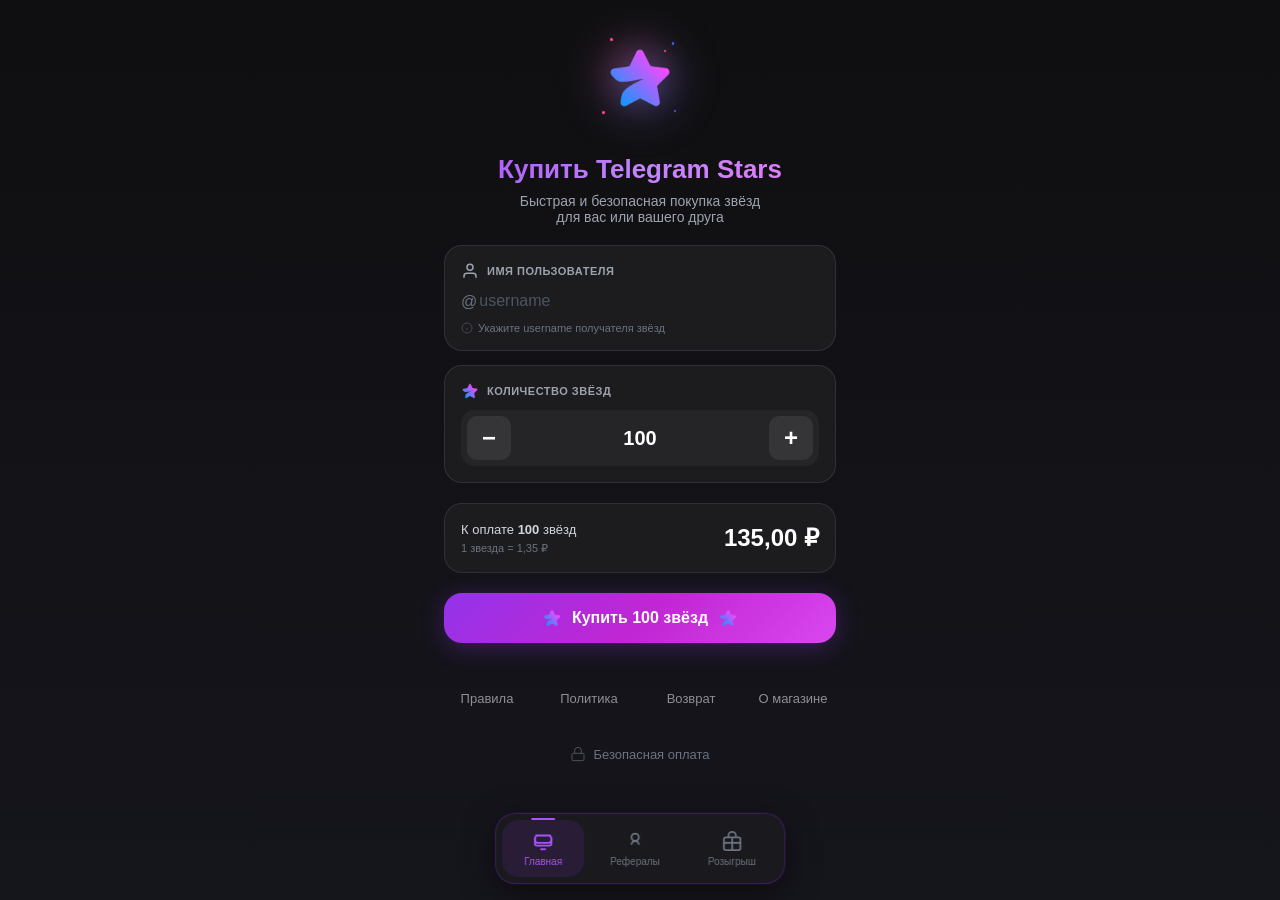
<file: index.html>
<!DOCTYPE html>
<html lang="ru">
<head>
    <meta charset="UTF-8">
    <meta name="viewport" content="width=device-width, initial-scale=1.0, maximum-scale=1.0, user-scalable=no, viewport-fit=cover">
    <title>MyStars — Купить Telegram Stars</title>
    <link rel="stylesheet" href="styles.css">
    <script src="https://telegram.org/js/telegram-web-app.js" async></script>
</head>
<body>
<main class="app">
    <!-- Экран Главная (Покупка) -->
    <section class="screen active" id="screen-main">
        <div class="star-section">
            <div class="star-container">
                <div class="star-glow star-glow--outer"></div>
                <div class="star-glow star-glow--inner"></div>
                <div class="spark spark--1"></div>
                <div class="spark spark--2"></div>
                <div class="spark spark--3"></div>
                <div class="spark spark--4"></div>
                <div class="spark spark--5"></div>
                <img src="img/R.png" alt="Stars" class="star-icon" width="72" height="72">
            </div>
        </div>

        <div class="text-section">
            <h2 class="text-section__title">Купить Telegram Stars</h2>
            <p class="text-section__subtitle">Быстрая и безопасная покупка звёзд<br>для вас или вашего друга</p>
        </div>

        <div class="form-section">
            <div class="card" id="usernameCard">
                <label class="card__label">
                    <svg width="18" height="18" viewBox="0 0 24 24" fill="none" stroke="currentColor" stroke-width="2"><path d="M20 21v-2a4 4 0 0 0-4-4H8a4 4 0 0 0-4 4v2"/><circle cx="12" cy="7" r="4"/></svg>
                    <span class="card__label-text">Имя пользователя</span>
                </label>
                <div class="username-wrapper">
                    <span class="username-at">@</span>
                    <input type="text" id="username" class="card__input username-input" placeholder="username" autocomplete="off" maxlength="32">
                </div>
                <div class="card__hint">
                    <svg width="12" height="12" viewBox="0 0 24 24" fill="none" stroke="currentColor"><circle cx="12" cy="12" r="10"/><line x1="12" y1="16" x2="12" y2="12"/><line x1="12" y1="8" x2="12.01" y2="8"/></svg>
                    Укажите username получателя звёзд
                </div>
            </div>

            <div class="card">
                <div class="card__label">
                    <img src="img/R.png" alt="Stars" width="18" height="18">
                    <span class="card__label-text">Количество звёзд</span>
                </div>
                <div class="quantity">
                    <button class="quantity__btn" id="btnMinus" aria-label="Уменьшить">−</button>
                    <input type="text" id="star-count" class="quantity__value" value="100" inputmode="numeric" maxlength="5">
                    <button class="quantity__btn" id="btnPlus" aria-label="Увеличить">+</button>
                </div>
            </div>
        </div>

        <div class="summary">
            <div>
                <span class="summary__label">К оплате <strong id="summaryQty">100</strong> звёзд</span>
                <br><span class="summary__rate">1 звезда = 1,35 ₽</span>
            </div>
            <strong class="summary__price" id="totalPrice">135,00 ₽</strong>
        </div>

        <button class="button" id="purchaseBtn">
            <img src="img/R.png" alt="⭐" class="button__icon" width="20" height="20">
            <span id="btnText">Купить 100 звёзд</span>
            <img src="img/R.png" alt="⭐" class="button__icon" width="20" height="20">
        </button>
    </section>

    <!-- Экран Рефералы -->
    <section class="screen" id="screen-ref">
        <div class="star-section">
            <div class="star-container" style="width:140px;height:140px;">
                <div class="star-glow star-glow--outer" style="width:120px;height:120px;"></div>
                <div class="star-glow star-glow--inner" style="width:85px;height:85px;"></div>
                <div class="spark spark--1"></div>
                <div class="spark spark--2"></div>
                <div class="spark spark--3"></div>
                <div class="spark spark--4"></div>
                <div class="spark spark--5"></div>
                <img src="img/ref3.png" alt="Рефералы" style="width:110px;height:110px;object-fit:contain;position:relative;z-index:10;">
            </div>
        </div>
        <div class="text-section">
            <h2 class="text-section__title">Пригласи друга</h2>
            <p class="text-section__subtitle">1 друг = 3 звёзды на твой баланс</p>
        </div>

        <div class="card">
            <p style="color:var(--text-secondary); font-size:14px;">Твоя реферальная ссылка:</p>
            <div id="refLink" style="background:var(--bg-tertiary); border-radius:10px; padding:10px; margin-top:8px; word-break:break-all; font-size:13px; color:white;">
                Загрузка...
            </div>
            <button class="button" id="copyRefBtn" style="margin-top:10px; display:flex; align-items:center; justify-content:center; gap:8px;">
                <img src="img/ref4.png" alt="Копировать" style="width:28px;height:28px;object-fit:contain;">
                Скопировать ссылку
            </button>
        </div>

        <div class="card" style="text-align:center;">
            <p style="color:var(--text-quaternary); font-size:12px;">Приглашено друзей:</p>
            <p style="font-size:36px; font-weight:800; color:#A855F7;" id="refCount">0</p>
            <p style="color:var(--text-quaternary); font-size:12px;">Твой баланс:</p>
            <p style="font-size:24px; font-weight:700; color:white;" id="refBalance">
                <img src="img/R.png" alt="Звёзды" style="width:18px;height:18px;object-fit:contain;vertical-align:middle;margin-right:4px;">
                <span>0</span>
            </p>
            <button class="button" id="withdrawBtn" style="margin-top:10px; display:flex; align-items:center; justify-content:center; gap:8px;">
                <img src="img/ref5.png" alt="Вывод" style="width:28px;height:28px;object-fit:contain;">
                Заявка на вывод
            </button>
            <p style="color:var(--text-quaternary); font-size:11px; margin-top:6px;">Минимум: 50 звёзд</p>
        </div>
    </section>

    <!-- Экран Розыгрыш -->
    <section class="screen" id="screen-raffle">
        <div class="star-section">
            <div class="star-container" style="width:120px;height:120px;">
                <div class="star-glow star-glow--outer" style="width:100px;height:100px;"></div>
                <div class="star-glow star-glow--inner" style="width:70px;height:70px;"></div>
                <div class="spark spark--1"></div>
                <div class="spark spark--2"></div>
                <div class="spark spark--3"></div>
                <div class="spark spark--4"></div>
                <div class="spark spark--5"></div>
                <img src="img/gift1.png" alt="Розыгрыш" style="width:88px;height:88px;object-fit:contain;position:relative;z-index:10;">
            </div>
        </div>
        <div class="text-section">
            <h2 class="text-section__title">Розыгрыш звёзд</h2>
            <p class="text-section__subtitle">Призовой фонд формируется из всех покупок</p>
        </div>

        <div class="card">
            <p style="color: var(--text-secondary); font-size: 14px; text-align:center;">
                Каждые <strong>10 000</strong> купленных звёзд — новый розыгрыш!
            </p>
            <p style="color: var(--text-quaternary); font-size: 12px; margin-top: 6px; text-align:center;">
                Призовой фонд: <strong id="prizePool" style="color:#A855F7;">500</strong> звёзд
            </p>

            <div style="color:var(--text-tertiary); font-size:12px; margin-top:12px; text-align:center;">
                Прогресс: <strong id="raffleProgress">0</strong> / 10 000
            </div>
            <div class="progress-bar">
                <div class="progress-fill" id="progressFill" style="width:0%;">0%</div>
            </div>

            <p style="color: var(--text-quaternary); font-size: 11px; margin-top: 10px; text-align:center;">
                Чтобы участвовать, купите минимум 50 звёзд
            </p>
        </div>

        <div class="card">
            <p style="color: var(--text-secondary); font-size: 14px; font-weight:600; text-align:center; display:flex; align-items:center; justify-content:center; gap:8px;">
                <img src="img/kubok.png" alt="Кубок" style="width: 24px; height: 24px; object-fit: contain;">
                Победители прошлых розыгрышей
            </p>
            <div class="winners-list" id="winnersList">
                <p style="color:var(--text-quaternary);font-size:13px;text-align:center;">Розыгрышей пока не было</p>
            </div>
        </div>
    </section>

    <!-- FOOTER LINKS -->
    <div class="footer-links">
        <a href="terms.html" class="footer-link">Правила</a>
        <a href="privacy.html" class="footer-link">Политика</a>
        <a href="refund.html" class="footer-link">Возврат</a>
        <a href="requirements.html" class="footer-link">О магазине</a>
    </div>

    <footer class="footer">
        <svg width="16" height="16" viewBox="0 0 24 24" fill="none" stroke="currentColor"><rect x="3" y="11" width="18" height="11" rx="2" ry="2"/><path d="M7 11V7a5 5 0 0 1 10 0v4"/></svg>
        <span>Безопасная оплата</span>
    </footer>
</main>

<nav class="bottom-nav">
    <button class="bottom-nav__btn bottom-nav__btn--active" data-screen="screen-main">
        <svg width="24" height="24" viewBox="0 0 24 24" fill="none" stroke="currentColor" stroke-width="2">
            <path d="M3 9l1.5-3h15L21 9v2a3 3 0 01-3 3H6a3 3 0 01-3-3V9z"/>
            <path d="M3 9v6a2 2 0 002 2h14a2 2 0 002-2V9"/>
            <path d="M9 21h6"/>
            <path d="M12 12v.01"/>
        </svg>
        <span>Главная</span>
    </button>
    <button class="bottom-nav__btn" data-screen="screen-ref">
        <svg width="24" height="24" viewBox="0 0 24 24" fill="none" stroke="currentColor" stroke-width="2">
            <circle cx="12" cy="8" r="4"/>
            <path d="M16 16c0-2.21-1.79-4-4-4s-4 1.79-4 4"/>
        </svg>
        <span>Рефералы</span>
    </button>
    <button class="bottom-nav__btn" data-screen="screen-raffle">
        <svg width="24" height="24" viewBox="0 0 24 24" fill="none" stroke="currentColor" stroke-width="2">
            <rect x="3" y="8" width="18" height="14" rx="2"/>
            <path d="M12 8V22"/>
            <path d="M3 14h18"/>
            <path d="M8 8V6a4 4 0 018 0v2"/>
        </svg>
        <span>Розыгрыш</span>
    </button>
</nav>

<script src="app.js" defer></script>
</body>
</html>
</file>
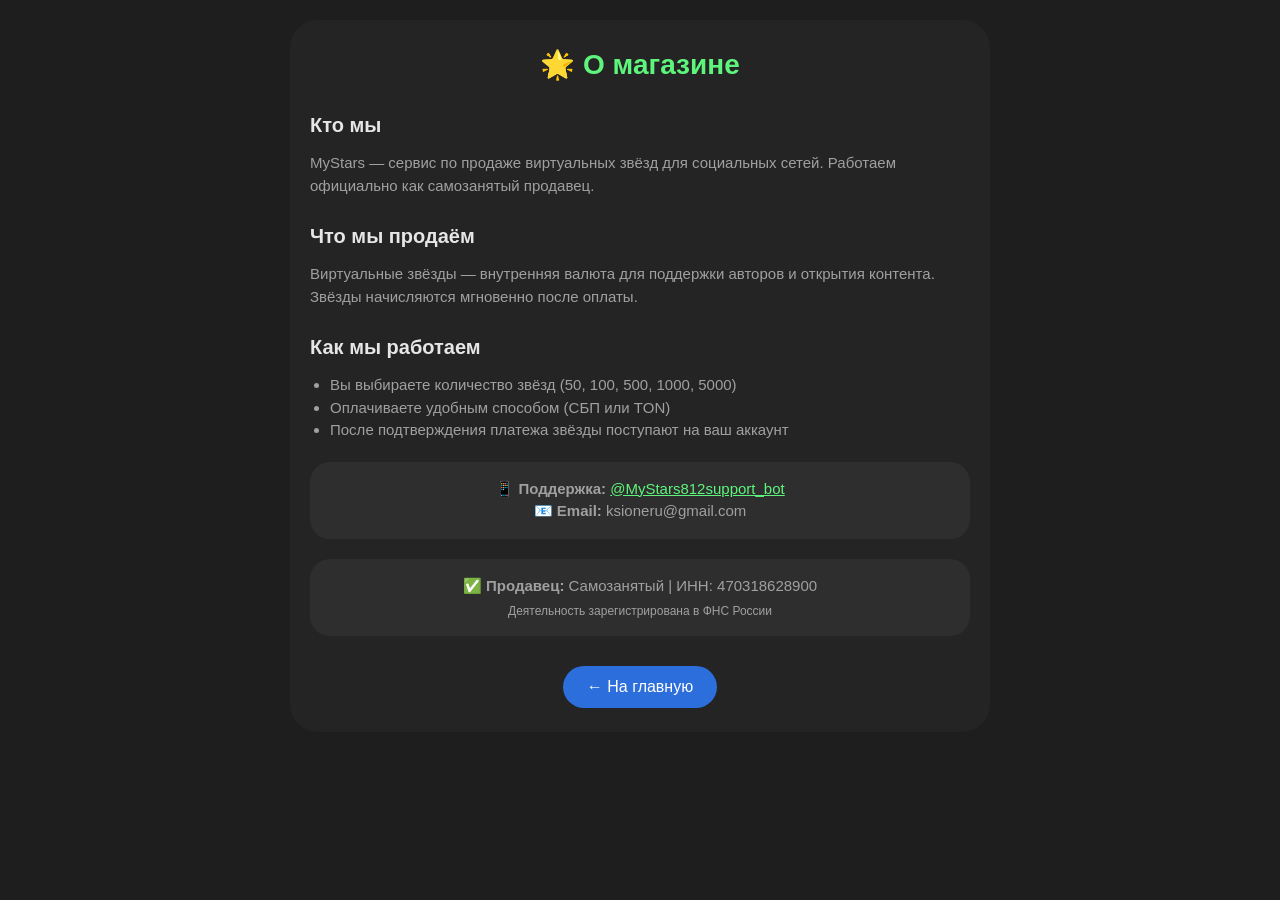
<file: about.html>
<!DOCTYPE html>
<html lang="ru">
<head>
  <meta charset="UTF-8">
  <meta name="viewport" content="width=device-width, initial-scale=1, maximum-scale=1, user-scalable=yes">
  <title>О магазине | MyStars</title>
  <style>
    * { margin: 0; padding: 0; box-sizing: border-box; }
    body { background: #1E1E1E; color: #E6E6E6; font-family: -apple-system, BlinkMacSystemFont, 'Segoe UI', Roboto, sans-serif; padding: 20px 16px; line-height: 1.5; }
    .container { max-width: 700px; margin: 0 auto; }
    .content-card { background: #242424; border-radius: 28px; padding: 24px 20px; margin-bottom: 20px; }
    h1 { font-size: 28px; margin-bottom: 20px; text-align: center; color: #5ef57c; }
    h2 { font-size: 20px; margin: 24px 0 12px; color: #E6E6E6; }
    p, li { font-size: 15px; color: #A0A0A0; }
    ul { padding-left: 20px; margin: 12px 0; }
    .contact-block, .seller-info { background: #2E2E2E; border-radius: 20px; padding: 16px; margin: 20px 0; text-align: center; }
    .back-btn { background: #2C6EDB; border: none; padding: 12px 24px; border-radius: 30px; font-size: 16px; font-weight: 500; color: white; cursor: pointer; width: 100%; margin-top: 20px; }
    @media (min-width: 768px) { .back-btn { width: auto; display: block; margin: 30px auto 0; } }
  </style>
</head>
<body>
<div class="container">
  <div class="content-card">
    <h1>🌟 О магазине</h1>
    <h2>Кто мы</h2>
    <p>MyStars — сервис по продаже виртуальных звёзд для социальных сетей. Работаем официально как самозанятый продавец.</p>
    <h2>Что мы продаём</h2>
    <p>Виртуальные звёзды — внутренняя валюта для поддержки авторов и открытия контента. Звёзды начисляются мгновенно после оплаты.</p>
    <h2>Как мы работаем</h2>
    <ul><li>Вы выбираете количество звёзд (50, 100, 500, 1000, 5000)</li><li>Оплачиваете удобным способом (СБП или TON)</li><li>После подтверждения платежа звёзды поступают на ваш аккаунт</li></ul>
    <div class="contact-block">
      <p>📱 <strong>Поддержка:</strong> <a href="https://t.me/MyStars812support_bot" target="_blank" style="color:#5ef57c;">@MyStars812support_bot</a></p>
      <p>📧 <strong>Email:</strong> ksioneru@gmail.com</p>
    </div>
    <div class="seller-info">
      <p>✅ <strong>Продавец:</strong> Самозанятый | ИНН: 470318628900</p>
      <p style="font-size: 12px; margin-top: 5px;">Деятельность зарегистрирована в ФНС России</p>
    </div>
    <button class="back-btn" onclick="window.location.href='index.html'">← На главную</button>
  </div>
</div>
</body>
</html>
</file>
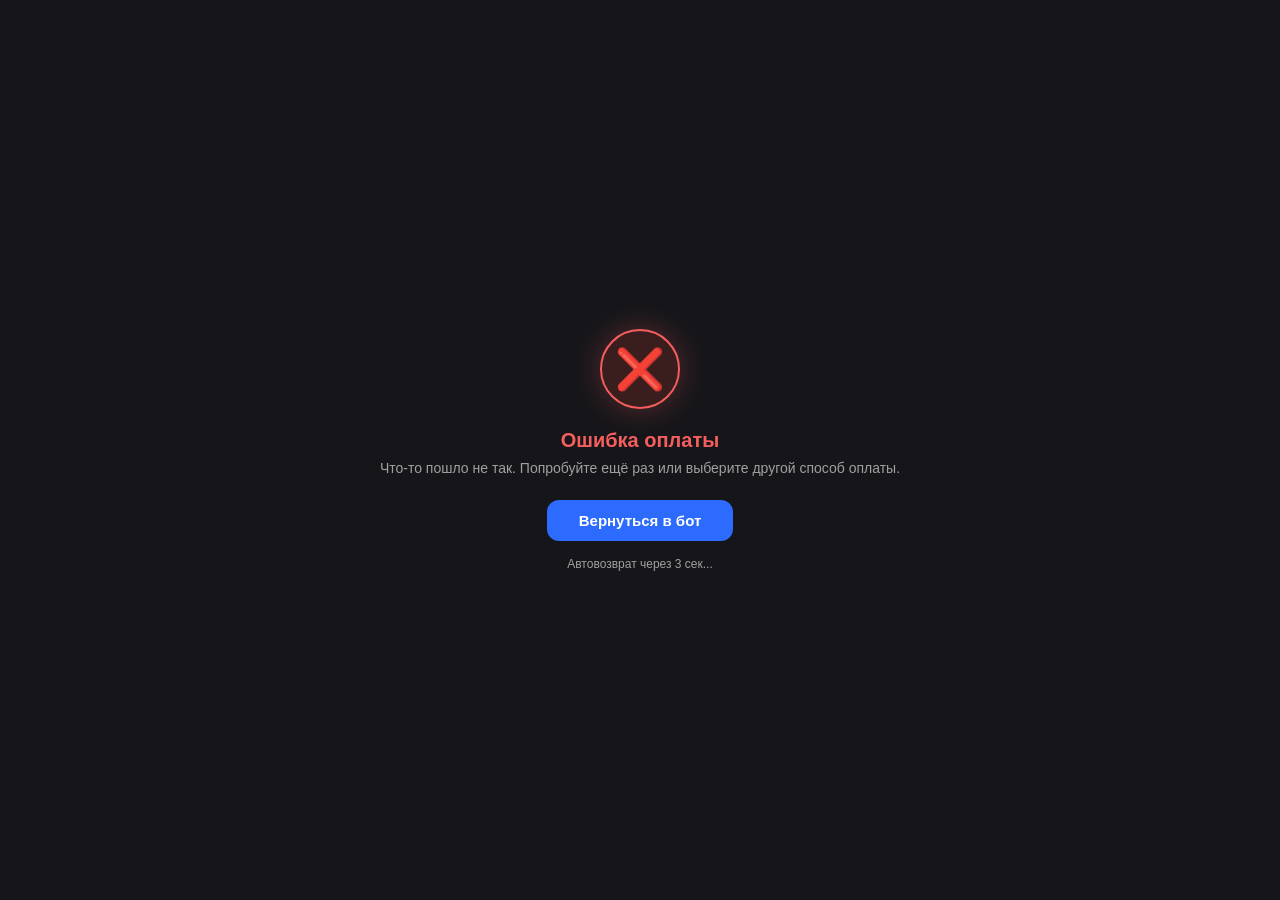
<file: fail.html>
<!DOCTYPE html>
<html lang="ru">
<head>
  <meta charset="UTF-8">
  <meta name="viewport" content="width=device-width, initial-scale=1.0, maximum-scale=1.0, user-scalable=no">
  <title>Ошибка оплаты</title>
  <style>
    * {
      margin: 0;
      padding: 0;
      box-sizing: border-box;
    }

    body {
      background: #16161a;
      font-family: -apple-system, BlinkMacSystemFont, 'Segoe UI', Roboto, 'Helvetica Neue', Arial, sans-serif;
      display: flex;
      justify-content: center;
      align-items: center;
      min-height: 100vh;
      color: #E6E6E6;
    }

    .container {
      text-align: center;
      padding: 24px;
    }

    .icon {
      width: 80px;
      height: 80px;
      margin: 0 auto 20px;
      background: #3a1e1e;
      border-radius: 50%;
      display: flex;
      align-items: center;
      justify-content: center;
      font-size: 40px;
      border: 2px solid #f55e5e;
      box-shadow: 0 0 30px rgba(245, 94, 94, 0.3);
    }

    h1 {
      font-size: 20px;
      font-weight: 600;
      margin-bottom: 8px;
      color: #f55e5e;
    }

    p {
      font-size: 14px;
      color: #A0A0A0;
      margin-bottom: 24px;
    }

    .btn {
      display: inline-block;
      padding: 12px 32px;
      border-radius: 12px;
      background: #2D6BFF;
      color: #fff;
      text-decoration: none;
      font-weight: 600;
      font-size: 15px;
      margin: 0 6px;
    }

    .btn-outline {
      background: transparent;
      border: 1px solid #A0A0A0;
    }

    .countdown {
      font-size: 12px;
      color: #A0A0A0;
      margin-top: 16px;
    }
  </style>
</head>
<body>
  <div class="container">
    <div class="icon">❌</div>
    <h1>Ошибка оплаты</h1>
    <p>Что-то пошло не так. Попробуйте ещё раз или выберите другой способ оплаты.</p>
    <a href="https://t.me/MyStarsSupport812_bot" class="btn">Вернуться в бот</a>
    <div class="countdown" id="timer">Автовозврат через 3 сек...</div>
  </div>

  <script>
    let sec = 3;
    const timer = document.getElementById("timer");
    const interval = setInterval(() => {
      sec--;
      if (sec <= 0) {
        clearInterval(interval);
        window.location.href = "https://t.me/MyStarsSupport812_bot";
      } else {
        timer.textContent = `Автовозврат через ${sec} сек...`;
      }
    }, 1000);
  </script>
</body>
</html>
</file>
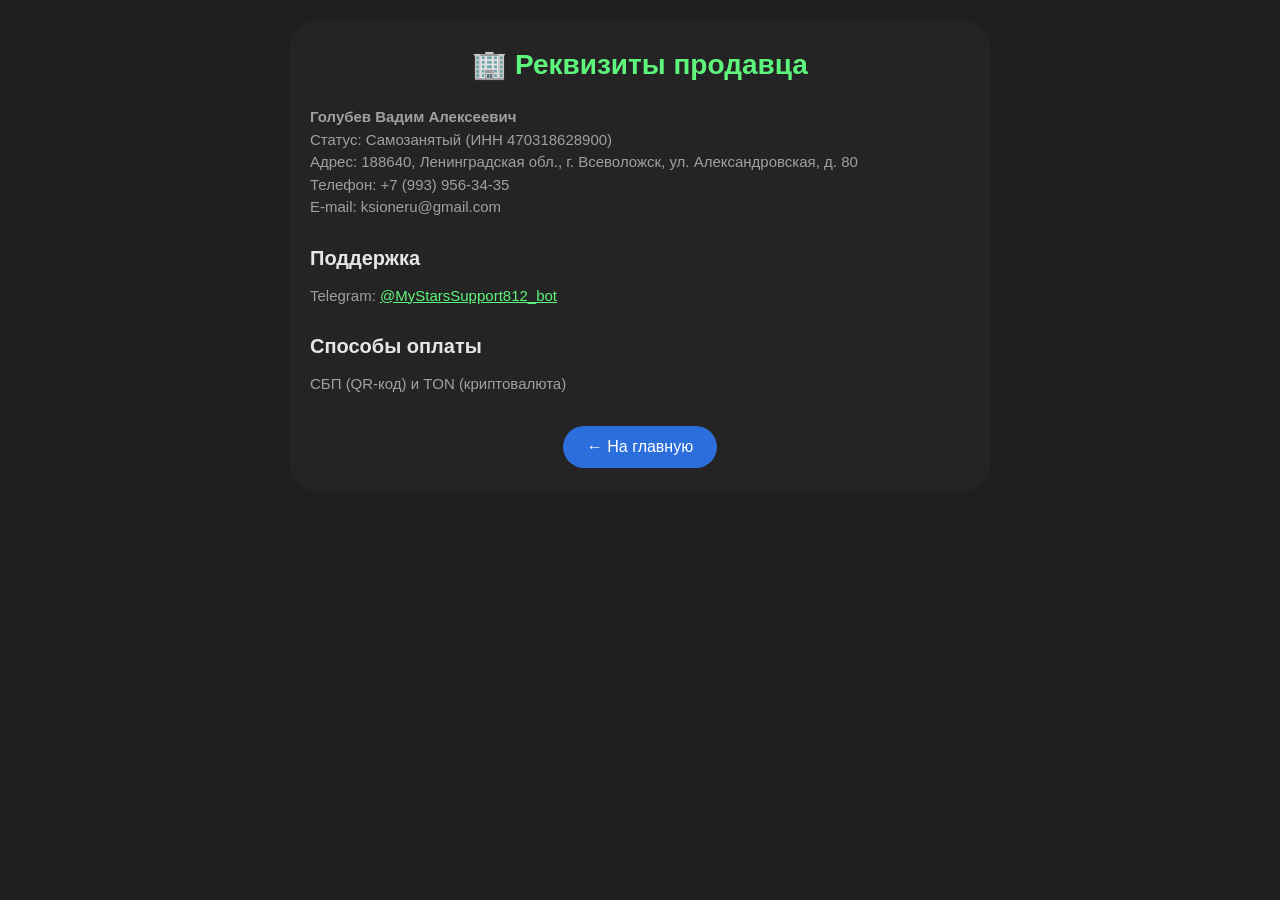
<file: info.html>
<!DOCTYPE html>
<html lang="ru">
<head>
  <meta charset="UTF-8">
  <meta name="viewport" content="width=device-width, initial-scale=1, maximum-scale=1, user-scalable=yes">
  <title>Информация | MyStars</title>
  <style>
    * { margin: 0; padding: 0; box-sizing: border-box; }
    body { background: #1E1E1E; color: #E6E6E6; font-family: -apple-system, BlinkMacSystemFont, 'Segoe UI', Roboto, sans-serif; padding: 20px 16px; line-height: 1.5; }
    .container { max-width: 700px; margin: 0 auto; }
    .content-card { background: #242424; border-radius: 28px; padding: 24px 20px; margin-bottom: 20px; }
    h1 { font-size: 28px; margin-bottom: 20px; text-align: center; color: #5ef57c; }
    h2 { font-size: 20px; margin: 24px 0 12px; color: #E6E6E6; }
    p, li { font-size: 15px; color: #A0A0A0; }
    .back-btn { background: #2C6EDB; border: none; padding: 12px 24px; border-radius: 30px; font-size: 16px; font-weight: 500; color: white; cursor: pointer; width: 100%; margin-top: 20px; }
    @media (min-width: 768px) { .back-btn { width: auto; display: block; margin: 30px auto 0; } }
  </style>
</head>
<body>
<div class="container">
  <div class="content-card">
    <h1>🏢 Реквизиты продавца</h1>
    <p><strong>Голубев Вадим Алексеевич</strong></p>
    <p>Статус: Самозанятый (ИНН 470318628900)</p>
    <p>Адрес: 188640, Ленинградская обл., г. Всеволожск, ул. Александровская, д. 80</p>
    <p>Телефон: +7 (993) 956-34-35</p>
    <p>E-mail: ksioneru@gmail.com</p>

    <h2>Поддержка</h2>
    <p>Telegram: <a href="https://t.me/MyStarsSupport812_bot" style="color:#5ef57c;">@MyStarsSupport812_bot</a></p>

    <h2>Способы оплаты</h2>
    <p>СБП (QR-код) и TON (криптовалюта)</p>

    <button class="back-btn" onclick="window.location.href='index.html'">← На главную</button>
  </div>
</div>
</body>
</html>
</file>
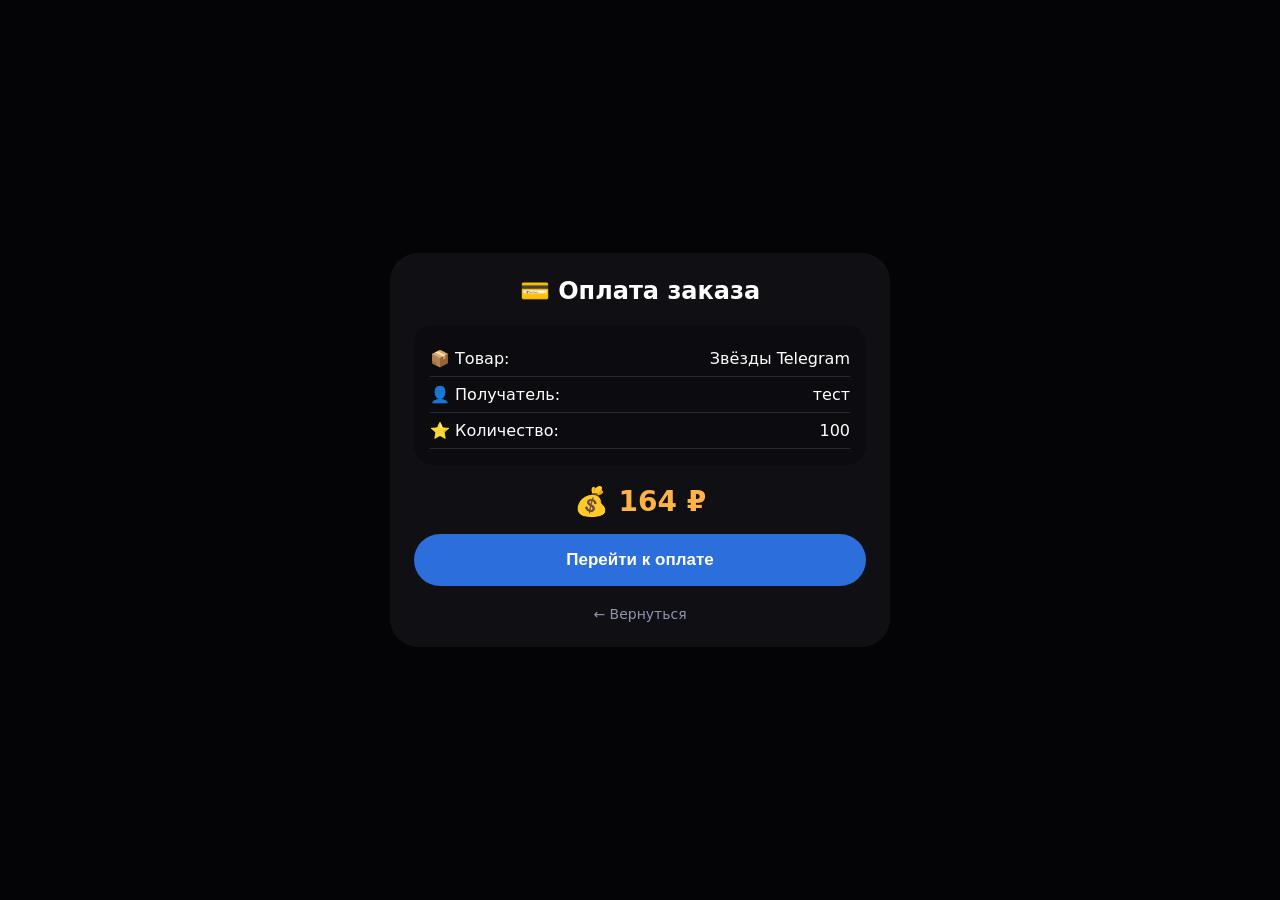
<file: payment.html>
<!DOCTYPE html>
<html lang="ru">
<head>
  <meta charset="UTF-8">
  <meta name="viewport" content="width=device-width, initial-scale=1.0, user-scalable=yes">
  <title>Оплата — MyStars</title>
  <script src="https://telegram.org/js/telegram-web-app.js"></script>
  <style>
    * { margin: 0; padding: 0; box-sizing: border-box; }
    body {
      background: #040406;
      font-family: system-ui, -apple-system, 'Segoe UI', Roboto, sans-serif;
      color: #FFFFFF;
      padding: 20px;
      display: flex;
      justify-content: center;
      align-items: center;
      min-height: 100vh;
    }
    .payment-card {
      max-width: 500px;
      width: 100%;
      background: #0F0F14;
      border-radius: 28px;
      padding: 24px;
      text-align: center;
    }
    .order-info {
      background: #0B0B10;
      border-radius: 20px;
      padding: 16px;
      margin: 20px 0;
      text-align: left;
    }
    .order-row {
      display: flex;
      justify-content: space-between;
      padding: 8px 0;
      border-bottom: 0.5px solid #2A2A35;
    }
    .total {
      font-size: 28px;
      font-weight: 700;
      color: #FFB347;
      margin: 16px 0;
    }
    .pay-btn {
      width: 100%;
      background: #2C6EDB;
      border: none;
      padding: 16px;
      border-radius: 48px;
      font-size: 17px;
      font-weight: 700;
      color: white;
      cursor: pointer;
    }
    .pay-btn:disabled {
      opacity: 0.6;
    }
    .back-link {
      display: inline-block;
      margin-top: 20px;
      color: #8E94B0;
      font-size: 14px;
      text-decoration: none;
    }
    .loader {
      display: inline-block;
      width: 20px;
      height: 20px;
      border: 2px solid #fff;
      border-top-color: transparent;
      border-radius: 50%;
      animation: spin 1s linear infinite;
      margin-right: 8px;
    }
    @keyframes spin { to { transform: rotate(360deg); } }
  </style>
</head>
<body>
<div class="payment-card">
  <h2>💳 Оплата заказа</h2>

  <div class="order-info">
    <div class="order-row"><span>📦 Товар:</span><span>Звёзды Telegram</span></div>
    <div class="order-row"><span>👤 Получатель:</span><span id="recipient">—</span></div>
    <div class="order-row"><span>⭐ Количество:</span><span id="starsCount">—</span></div>
  </div>

  <div class="total">💰 <span id="totalAmount">—</span></div>

  <button class="pay-btn" id="createBtn">Перейти к оплате</button>
  <a href="index.html" class="back-link">← Вернуться</a>
</div>

<script>
  // Загружаем заказ из localStorage
  let order = { recipient: 'тест', stars: 100, total: '164 ₽' };
  try {
    const saved = localStorage.getItem('pendingOrder');
    if (saved) order = JSON.parse(saved);
  } catch(e) {}

  document.getElementById('recipient').innerText = order.recipient || '—';
  document.getElementById('starsCount').innerText = order.stars || '—';
  document.getElementById('totalAmount').innerText = order.total || '— ₽';

  // Извлекаем сумму в рублях
  let amountRub = 100;
  const match = (order.total || '').match(/(\d+(?:[.,]\d+)?)/);
  if (match) amountRub = parseFloat(match[1].replace(',', '.'));
  if (isNaN(amountRub) || amountRub <= 0) amountRub = 100;

  const description = `Покупка ${order.stars} звёзд для ${order.recipient || 'аккаунта'}`;

  const createBtn = document.getElementById('createBtn');

  createBtn.onclick = async () => {
    createBtn.disabled = true;
    createBtn.innerHTML = '<span class="loader"></span> Создание платежа...';

    try {
      // Запрос к твоему Cloudflare Worker
      const response = await fetch('https://yookassa-api.vavavbabano.workers.dev/', {
        method: 'POST',
        headers: { 'Content-Type': 'application/json' },
        body: JSON.stringify({
          amount: amountRub,
          description: description
        })
      });

      const data = await response.json();
      console.log('Worker response:', data);

      if (data.success && data.confirmation_url) {
        // Сохраняем ID платежа для проверки статуса в success.html
        if (data.id) localStorage.setItem('currentPaymentId', data.id);
        // Редирект на страницу оплаты ЮKassa
        window.location.href = data.confirmation_url;
      } else {
        alert('Ошибка: ' + (data.error || 'Не удалось создать платёж'));
        createBtn.disabled = false;
        createBtn.innerHTML = 'Перейти к оплате';
      }
    } catch (err) {
      console.error('Ошибка:', err);
      alert('Ошибка соединения: ' + err.message);
      createBtn.disabled = false;
      createBtn.innerHTML = 'Перейти к оплате';
    }
  };
</script>
</body>
</html>
</file>
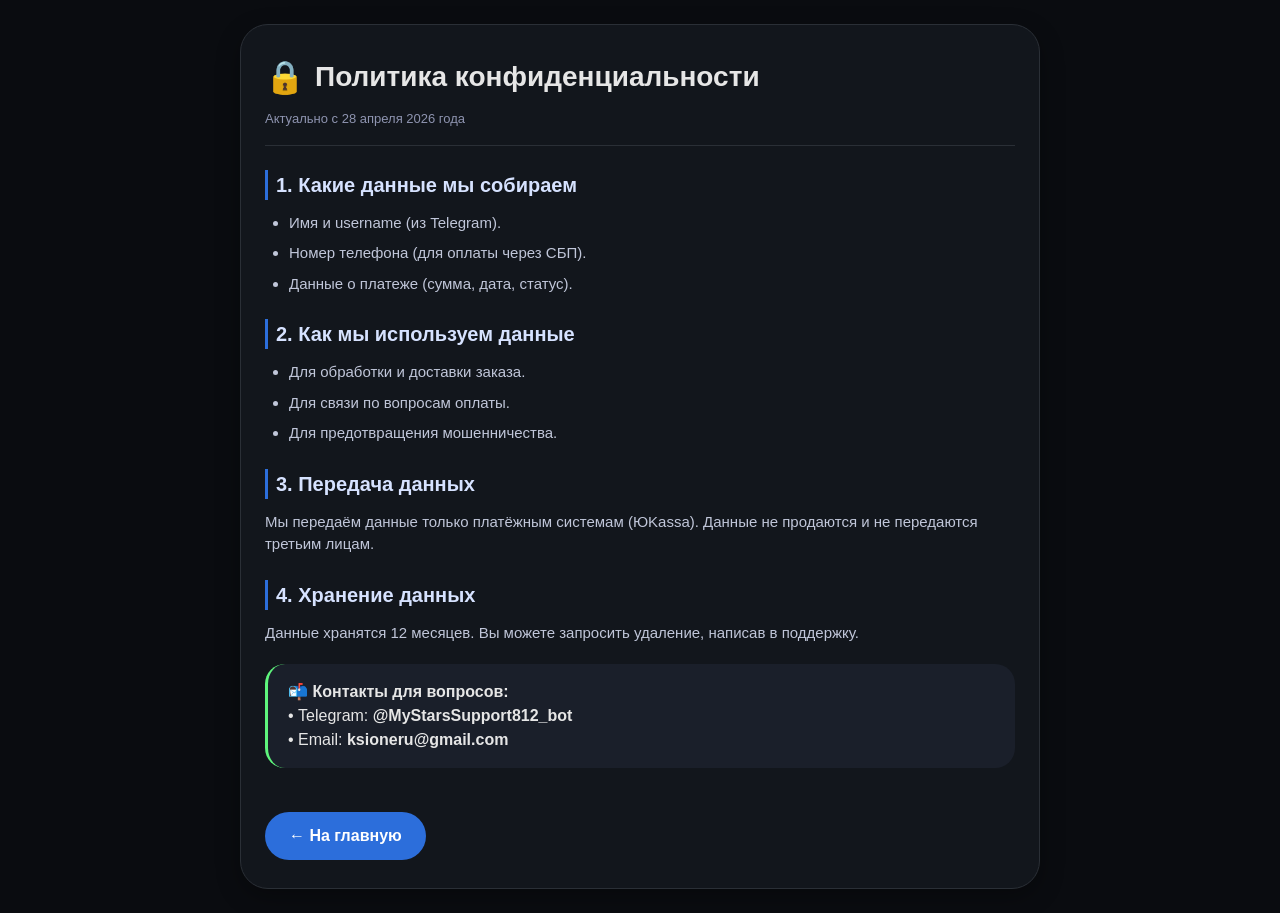
<file: privacy.html>
<!DOCTYPE html>
<html lang="ru">
<head>
  <meta charset="UTF-8">
  <meta name="viewport" content="width=device-width, initial-scale=1.0, user-scalable=yes">
  <title>Политика конфиденциальности — MyStars</title>
  <style>
    * { margin: 0; padding: 0; box-sizing: border-box; }
    body {
      background: #0A0C10;
      font-family: -apple-system, BlinkMacSystemFont, 'Segoe UI', Roboto, Helvetica, Arial, sans-serif;
      color: #E6E6E6;
      padding: 24px 16px;
      line-height: 1.5;
    }
    .container {
      max-width: 800px;
      margin: 0 auto;
      background: #12161C;
      border-radius: 28px;
      padding: 28px 24px;
      box-shadow: 0 8px 24px rgba(0,0,0,0.3);
      border: 1px solid #2A2F36;
    }
    h1 { font-size: 28px; margin-bottom: 8px; display: flex; align-items: center; gap: 10px; }
    h1 span { font-size: 32px; }
    .update-date { font-size: 13px; color: #8E94B0; margin-bottom: 24px; padding-bottom: 16px; border-bottom: 1px solid #2A2F36; }
    h2 { font-size: 20px; margin: 24px 0 12px 0; color: #D6E2FF; padding-left: 8px; border-left: 3px solid #2C6EDB; }
    p, li { font-size: 15px; color: #C0C6D9; margin-bottom: 12px; }
    ul { padding-left: 24px; margin: 12px 0; }
    li { margin-bottom: 8px; }
    .highlight { background: #1A1F2A; padding: 16px 20px; border-radius: 20px; margin: 20px 0; border-left: 3px solid #5ef57c; }
    .btn { display: inline-block; background: #2C6EDB; color: white; text-decoration: none; padding: 12px 24px; border-radius: 40px; font-weight: 600; margin-top: 24px; transition: 0.2s; }
    .btn:hover { background: #1E5BC4; transform: translateY(-1px); }
    hr { border: none; height: 1px; background: #2A2F36; margin: 20px 0; }
    @media (max-width: 600px) { .container { padding: 20px 16px; } h1 { font-size: 24px; } }
  </style>
</head>
<body>
<div class="container">
  <h1><span>🔒</span> Политика конфиденциальности</h1>
  <div class="update-date">Актуально с 28 апреля 2026 года</div>

  <h2>1. Какие данные мы собираем</h2>
  <ul>
    <li>Имя и username (из Telegram).</li>
    <li>Номер телефона (для оплаты через СБП).</li>
    <li>Данные о платеже (сумма, дата, статус).</li>
  </ul>

  <h2>2. Как мы используем данные</h2>
  <ul>
    <li>Для обработки и доставки заказа.</li>
    <li>Для связи по вопросам оплаты.</li>
    <li>Для предотвращения мошенничества.</li>
  </ul>

  <h2>3. Передача данных</h2>
  <p>Мы передаём данные только платёжным системам (ЮKassa). Данные не продаются и не передаются третьим лицам.</p>

  <h2>4. Хранение данных</h2>
  <p>Данные хранятся 12 месяцев. Вы можете запросить удаление, написав в поддержку.</p>

  <div class="highlight">
    <strong>📬 Контакты для вопросов:</strong><br>
    • Telegram: <strong>@MyStarsSupport812_bot</strong><br>
    • Email: <strong>ksioneru@gmail.com</strong>
  </div>

  <a href="index.html" class="btn">← На главную</a>
</div>
</body>
</html>
</file>
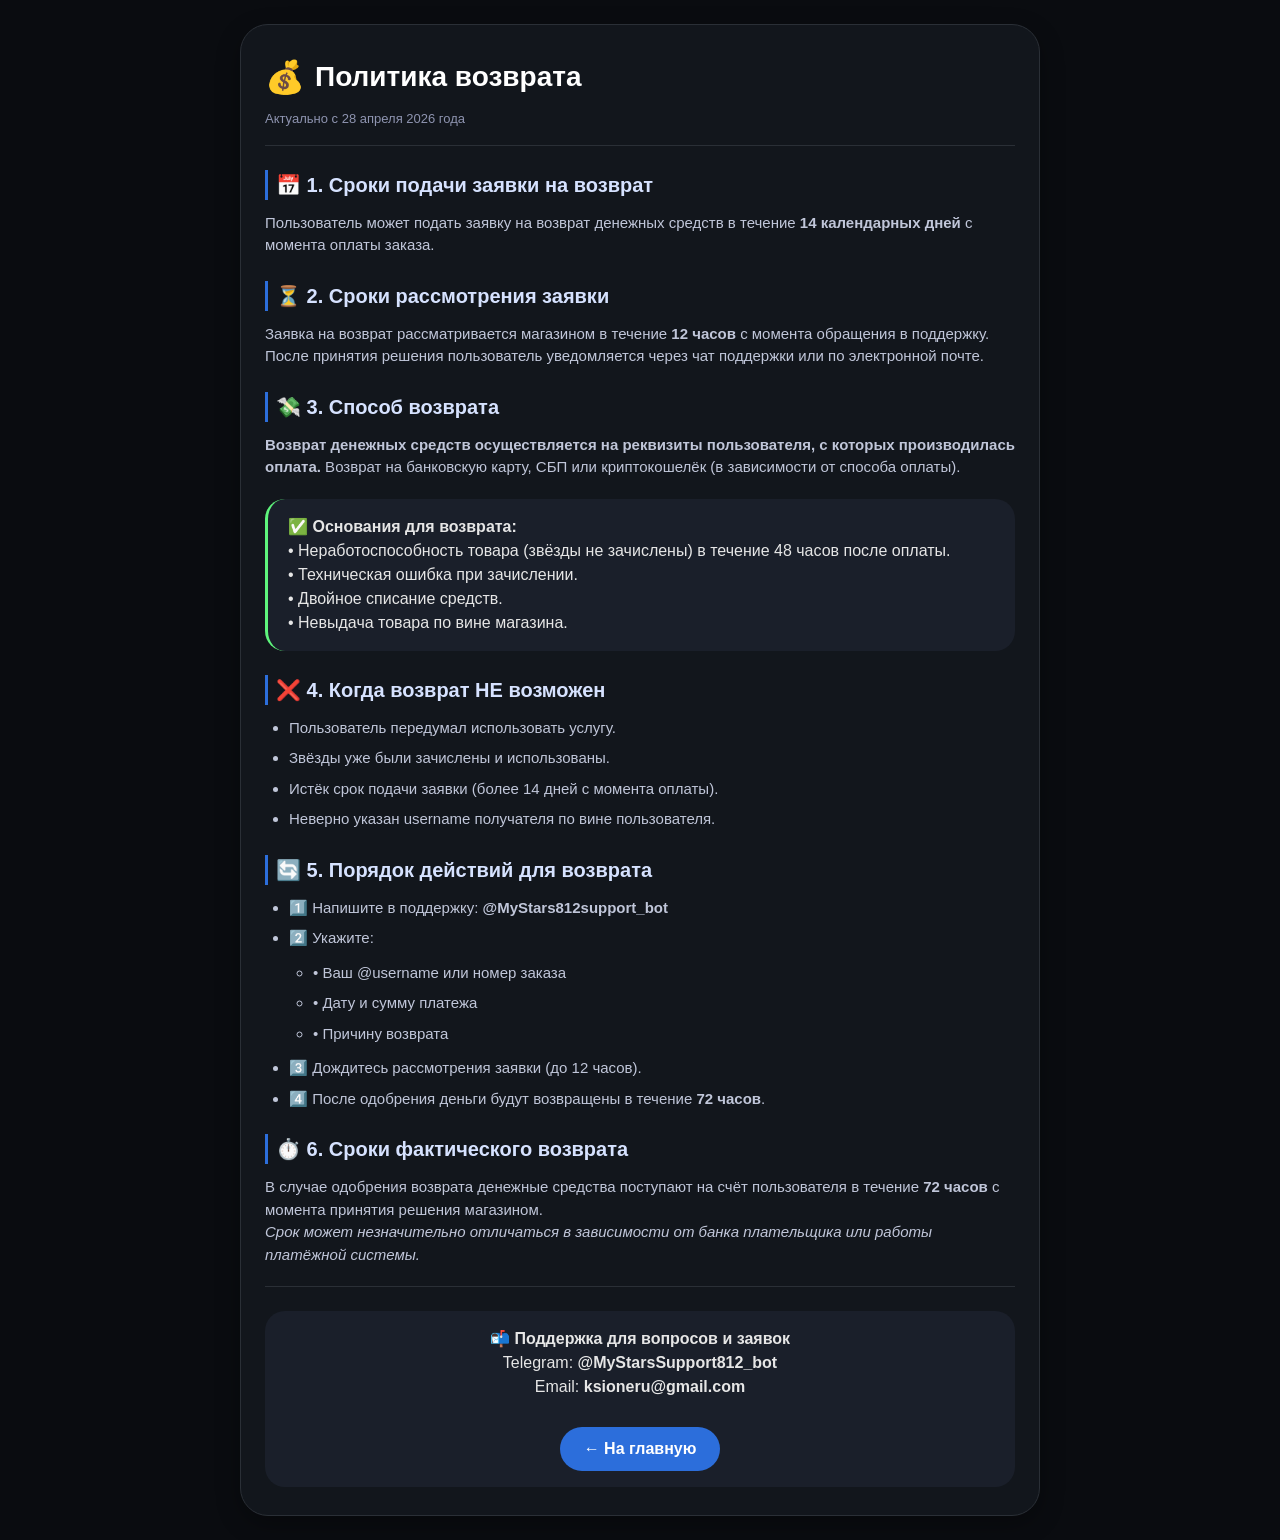
<file: refund.html>
<!DOCTYPE html>
<html lang="ru">
<head>
  <meta charset="UTF-8">
  <meta name="viewport" content="width=device-width, initial-scale=1.0, user-scalable=yes">
  <title>Политика возврата — MyStars</title>
  <style>
    * {
      margin: 0;
      padding: 0;
      box-sizing: border-box;
    }
    body {
      background: #0A0C10;
      font-family: -apple-system, BlinkMacSystemFont, 'Segoe UI', Roboto, Helvetica, Arial, sans-serif;
      color: #E6E6E6;
      padding: 24px 16px;
      line-height: 1.5;
    }
    .container {
      max-width: 800px;
      margin: 0 auto;
      background: #12161C;
      border-radius: 28px;
      padding: 28px 24px;
      box-shadow: 0 8px 24px rgba(0,0,0,0.3);
      border: 1px solid #2A2F36;
    }
    h1 {
      font-size: 28px;
      margin-bottom: 8px;
      color: #FFFFFF;
      display: flex;
      align-items: center;
      gap: 10px;
    }
    h1 span {
      font-size: 32px;
    }
    .update-date {
      font-size: 13px;
      color: #8E94B0;
      margin-bottom: 24px;
      padding-bottom: 16px;
      border-bottom: 1px solid #2A2F36;
    }
    h2 {
      font-size: 20px;
      margin: 24px 0 12px 0;
      color: #D6E2FF;
      padding-left: 8px;
      border-left: 3px solid #2C6EDB;
    }
    p, li {
      font-size: 15px;
      color: #C0C6D9;
      margin-bottom: 12px;
    }
    ul {
      padding-left: 24px;
      margin: 12px 0;
    }
    li {
      margin-bottom: 8px;
    }
    .highlight {
      background: #1A1F2A;
      padding: 16px 20px;
      border-radius: 20px;
      margin: 20px 0;
      border-left: 3px solid #5ef57c;
    }
    .contact {
      background: #1A1F2A;
      border-radius: 20px;
      padding: 16px 20px;
      margin-top: 24px;
      text-align: center;
    }
    .btn {
      display: inline-block;
      background: #2C6EDB;
      color: white;
      text-decoration: none;
      padding: 10px 24px;
      border-radius: 40px;
      font-weight: 600;
      margin-top: 12px;
      transition: 0.2s;
    }
    .btn:hover {
      background: #1E5BC4;
    }
    hr {
      border: none;
      height: 1px;
      background: #2A2F36;
      margin: 20px 0;
    }
    @media (max-width: 600px) {
      .container {
        padding: 20px 16px;
      }
      h1 {
        font-size: 24px;
      }
    }
  </style>
</head>
<body>
<div class="container">
  <h1>
    <span>💰</span> Политика возврата
  </h1>
  <div class="update-date">Актуально с 28 апреля 2026 года</div>

  <h2>📅 1. Сроки подачи заявки на возврат</h2>
  <p>Пользователь может подать заявку на возврат денежных средств в течение <strong>14 календарных дней</strong> с момента оплаты заказа.</p>

  <h2>⏳ 2. Сроки рассмотрения заявки</h2>
  <p>Заявка на возврат рассматривается магазином в течение <strong>12 часов</strong> с момента обращения в поддержку. После принятия решения пользователь уведомляется через чат поддержки или по электронной почте.</p>

  <h2>💸 3. Способ возврата</h2>
  <p><strong>Возврат денежных средств осуществляется на реквизиты пользователя, с которых производилась оплата.</strong> Возврат на банковскую карту, СБП или криптокошелёк (в зависимости от способа оплаты).</p>

  <div class="highlight">
    <strong>✅ Основания для возврата:</strong><br>
    • Неработоспособность товара (звёзды не зачислены) в течение 48 часов после оплаты.<br>
    • Техническая ошибка при зачислении.<br>
    • Двойное списание средств.<br>
    • Невыдача товара по вине магазина.
  </div>

  <h2>❌ 4. Когда возврат НЕ возможен</h2>
  <ul>
    <li>Пользователь передумал использовать услугу.</li>
    <li>Звёзды уже были зачислены и использованы.</li>
    <li>Истёк срок подачи заявки (более 14 дней с момента оплаты).</li>
    <li>Неверно указан username получателя по вине пользователя.</li>
  </ul>

  <h2>🔄 5. Порядок действий для возврата</h2>
  <ul>
    <li>1️⃣ Напишите в поддержку: <strong>@MyStars812support_bot</strong></li>
    <li>2️⃣ Укажите:
      <ul>
        <li>• Ваш @username или номер заказа</li>
        <li>• Дату и сумму платежа</li>
        <li>• Причину возврата</li>
      </ul>
    </li>
    <li>3️⃣ Дождитесь рассмотрения заявки (до 12 часов).</li>
    <li>4️⃣ После одобрения деньги будут возвращены в течение <strong>72 часов</strong>.</li>
  </ul>

  <h2>⏱️ 6. Сроки фактического возврата</h2>
  <p>В случае одобрения возврата денежные средства поступают на счёт пользователя в течение <strong>72 часов</strong> с момента принятия решения магазином.<br>
  <em>Срок может незначительно отличаться в зависимости от банка плательщика или работы платёжной системы.</em></p>

  <hr>

  <div class="contact">
    <strong>📬 Поддержка для вопросов и заявок</strong><br>
    Telegram: <strong>@MyStarsSupport812_bot</strong><br>
    Email: <strong>ksioneru@gmail.com</strong>
    <div style="margin-top: 16px;">
      <a href="index.html" class="btn">← На главную</a>
    </div>
  </div>
</div>
</body>
</html>
</file>
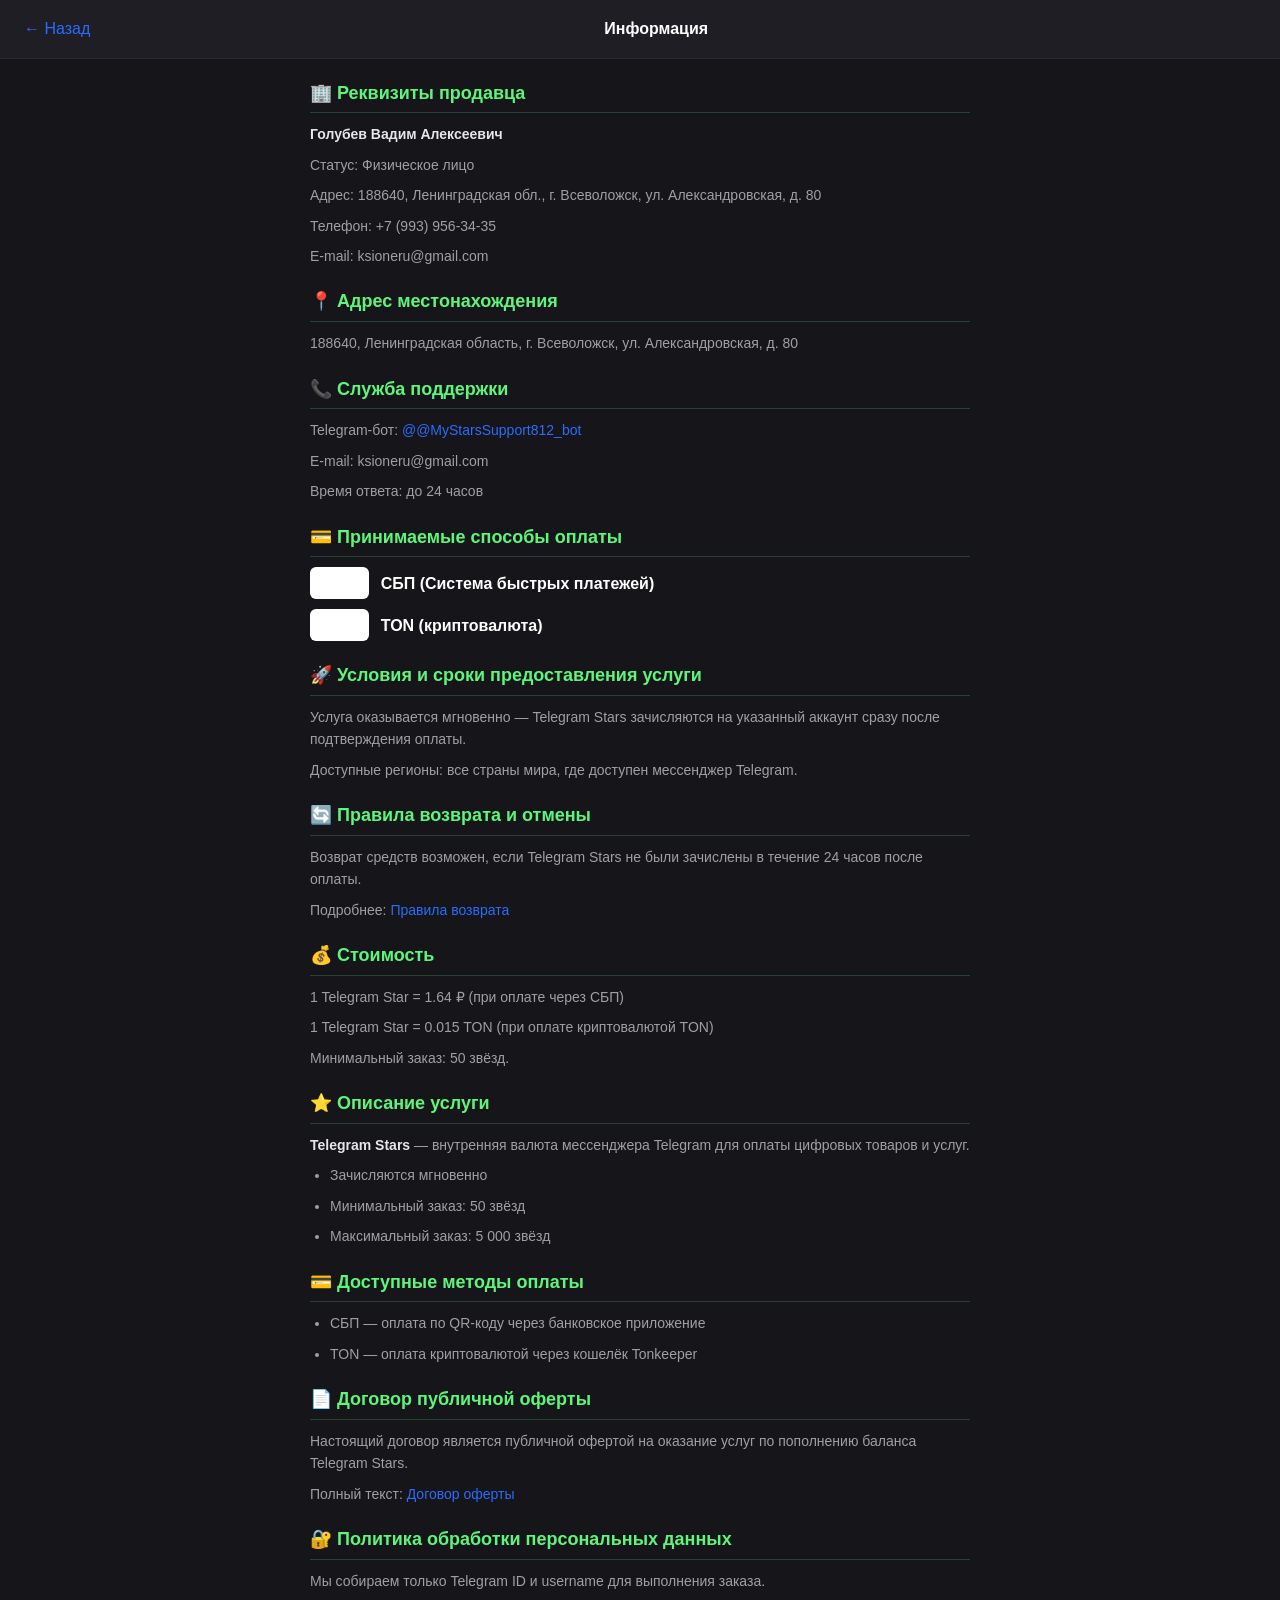
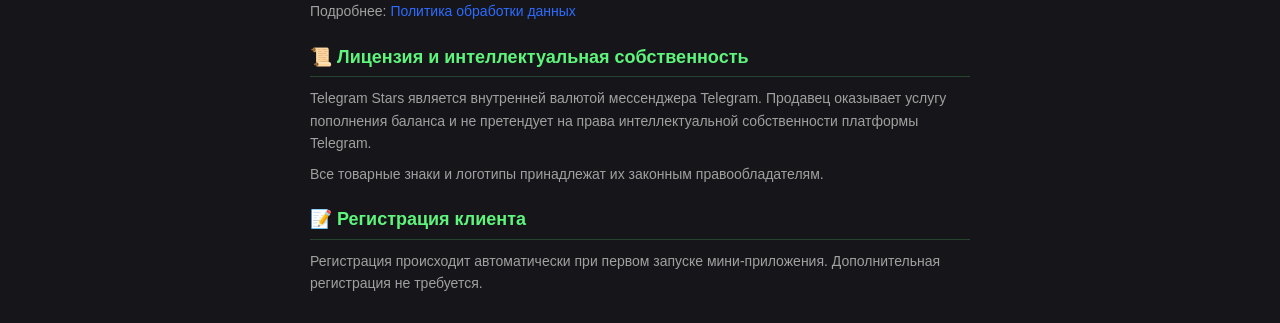
<file: requirements.html>
<!DOCTYPE html>
<html lang="ru">
<head>
  <meta charset="UTF-8">
  <meta name="viewport" content="width=device-width, initial-scale=1.0, maximum-scale=1.0, user-scalable=no">
  <title>Информация о магазине</title>
  <style>
    * { margin: 0; padding: 0; box-sizing: border-box; }
    body {
      background: #16161a;
      color: #E6E6E6;
      font-family: -apple-system, BlinkMacSystemFont, 'Segoe UI', Roboto, sans-serif;
      padding: 0;
      min-height: 100vh;
      line-height: 1.6;
    }
    .header {
      display: flex;
      align-items: center;
      padding: 12px 16px;
      background: #1e1e24;
      position: sticky;
      top: 0;
      z-index: 10;
      border-bottom: 1px solid rgba(255,255,255,0.05);
    }
    .back-btn {
      background: none;
      border: none;
      color: #2D6BFF;
      font-size: 16px;
      cursor: pointer;
      padding: 4px 8px;
      font-weight: 500;
      display: flex;
      align-items: center;
      gap: 4px;
      text-decoration: none;
    }
    .title {
      flex: 1;
      text-align: center;
      font-size: 16px;
      font-weight: 600;
      color: #fff;
      margin-right: 50px;
    }
    .content {
      padding: 20px;
      max-width: 700px;
      margin: 0 auto;
    }
    h2 {
      color: #5ef57c;
      font-size: 18px;
      margin: 20px 0 10px;
      border-bottom: 1px solid rgba(94,245,124,0.2);
      padding-bottom: 5px;
    }
    h2:first-child { margin-top: 0; }
    p, li {
      font-size: 14px;
      color: #A0A0A0;
      margin-bottom: 8px;
    }
    ul { list-style: disc; padding-left: 20px; margin-bottom: 12px; }
    .highlight { color: #E6E6E6; font-weight: 600; }
    .payment-icons {
      display: flex; gap: 12px; align-items: center; margin: 10px 0; flex-wrap: wrap;
    }
    .payment-icons img { height: 32px; background: #fff; border-radius: 6px; padding: 4px 8px; }
    a { color: #2D6BFF; text-decoration: none; }
    a:hover { text-decoration: underline; }
  </style>
</head>
<body>

<div class="header">
  <a href="index.html" class="back-btn">← Назад</a>
  <div class="title">Информация</div>
</div>

<div class="content">

  <h2>🏢 Реквизиты продавца</h2>
  <p><span class="highlight">Голубев Вадим Алексеевич</span></p>
  <p>Статус: Физическое лицо</p>
  <p>Адрес: 188640, Ленинградская обл., г. Всеволожск, ул. Александровская, д. 80</p>
  <p>Телефон: +7 (993) 956-34-35</p>
  <p>E-mail: ksioneru@gmail.com</p>

  <h2>📍 Адрес местонахождения</h2>
  <p>188640, Ленинградская область, г. Всеволожск, ул. Александровская, д. 80</p>

  <h2>📞 Служба поддержки</h2>
  <p>Telegram-бот: <a href="https://t.me/@MyStarsSupport812_bot?start=help">@@MyStarsSupport812_bot</a></p>
  <p>E-mail:  ksioneru@gmail.com</p>
  <p>Время ответа: до 24 часов</p>

  <h2>💳 Принимаемые способы оплаты</h2>
  <div class="payment-icons">
    <img src="img/СБП.png" alt="СБП" style="height: 32px;">
    <span style="color:#fff; font-weight:600;">СБП (Система быстрых платежей)</span>
  </div>
  <div class="payment-icons">
    <img src="img/TON12.png" alt="TON" style="height: 32px;">
    <span style="color:#fff; font-weight:600;">TON (криптовалюта)</span>
  </div>

  <h2>🚀 Условия и сроки предоставления услуги</h2>
  <p>Услуга оказывается мгновенно — Telegram Stars зачисляются на указанный аккаунт сразу после подтверждения оплаты.</p>
  <p>Доступные регионы: все страны мира, где доступен мессенджер Telegram.</p>

  <h2>🔄 Правила возврата и отмены</h2>
  <p>Возврат средств возможен, если Telegram Stars не были зачислены в течение 24 часов после оплаты.</p>
  <p>Подробнее: <a href="refund.html">Правила возврата</a></p>

  <h2>💰 Стоимость</h2>
  <p>1 Telegram Star = 1.64 ₽ (при оплате через СБП)</p>
  <p>1 Telegram Star = 0.015 TON (при оплате криптовалютой TON)</p>
  <p>Минимальный заказ: 50 звёзд.</p>

  <h2>⭐ Описание услуги</h2>
  <p><span class="highlight">Telegram Stars</span> — внутренняя валюта мессенджера Telegram для оплаты цифровых товаров и услуг.</p>
  <ul>
    <li>Зачисляются мгновенно</li>
    <li>Минимальный заказ: 50 звёзд</li>
    <li>Максимальный заказ: 5 000 звёзд</li>
  </ul>

  <h2>💳 Доступные методы оплаты</h2>
  <ul>
    <li>СБП — оплата по QR-коду через банковское приложение</li>
    <li>TON — оплата криптовалютой через кошелёк Tonkeeper</li>
  </ul>

  <h2>📄 Договор публичной оферты</h2>
  <p>Настоящий договор является публичной офертой на оказание услуг по пополнению баланса Telegram Stars.</p>
  <p>Полный текст: <a href="terms.html">Договор оферты</a></p>

  <h2>🔐 Политика обработки персональных данных</h2>
  <p>Мы собираем только Telegram ID и username для выполнения заказа.</p>
  <p>Подробнее: <a href="privacy.html">Политика обработки данных</a></p>

  <h2>📜 Лицензия и интеллектуальная собственность</h2>
  <p>Telegram Stars является внутренней валютой мессенджера Telegram. Продавец оказывает услугу пополнения баланса и не претендует на права интеллектуальной собственности платформы Telegram.</p>
  <p>Все товарные знаки и логотипы принадлежат их законным правообладателям.</p>

  <h2>📝 Регистрация клиента</h2>
  <p>Регистрация происходит автоматически при первом запуске мини-приложения. Дополнительная регистрация не требуется.</p>

</div>

</body>
</html>
</file>
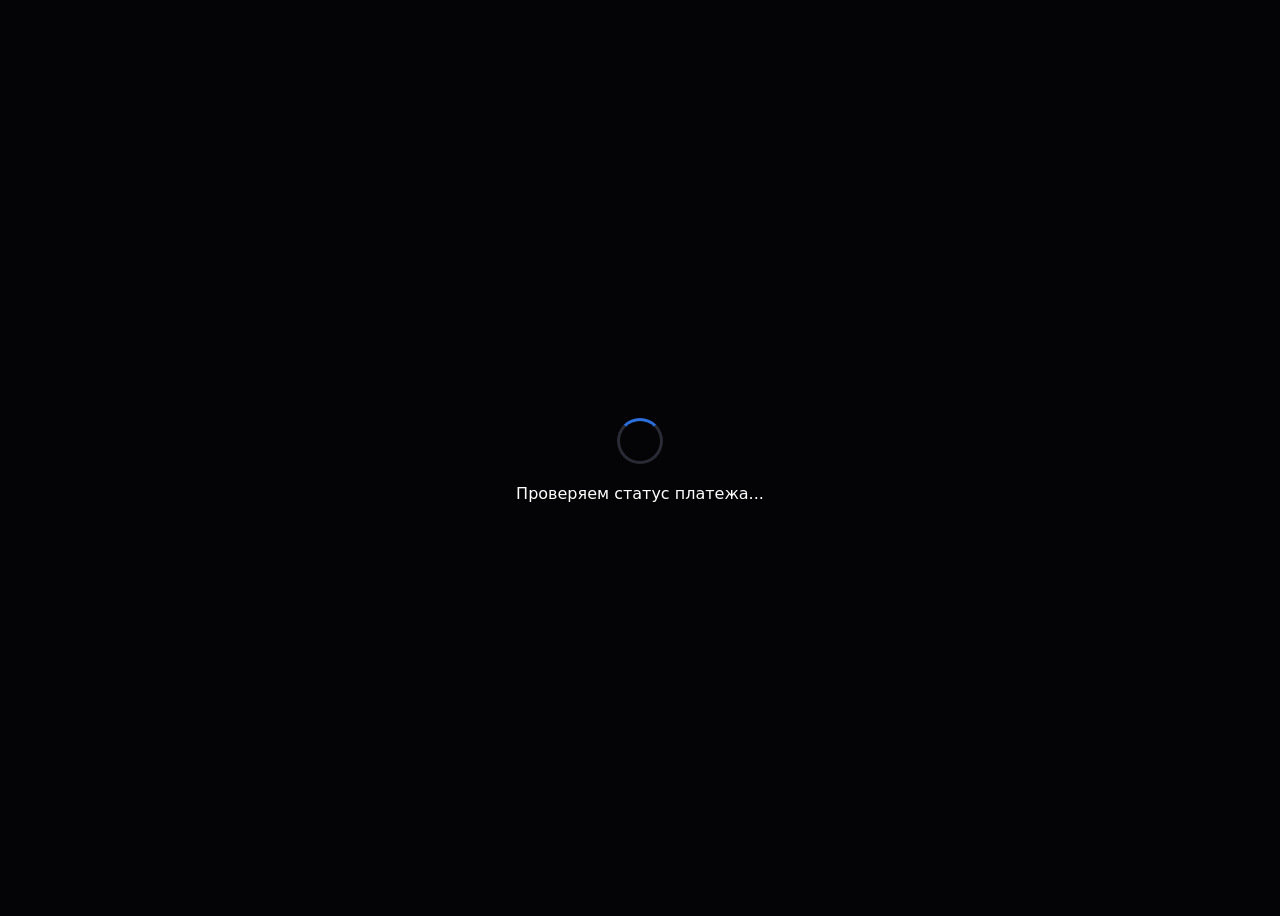
<file: success.html>
<!DOCTYPE html>
<html lang="ru">
<head>
  <meta charset="UTF-8">
  <meta name="viewport" content="width=device-width, initial-scale=1.0, user-scalable=yes">
  <title>Проверка оплаты</title>
  <style>
    body { 
      background: var(--tg-theme-bg-color, #040406); 
      color: var(--tg-theme-text-color, white); 
      font-family: system-ui; 
      display: flex; 
      justify-content: center; 
      align-items: center; 
      height: 100vh; 
      text-align: center; 
    }
    .loader { 
      width: 40px; 
      height: 40px; 
      border: 3px solid var(--tg-theme-hint-color, #2A2A35); 
      border-top-color: var(--tg-theme-button-color, #2C6EDB); 
      border-radius: 50%; 
      margin: 20px auto; 
      animation: spin 1s linear infinite; 
    }
    @keyframes spin { to { transform: rotate(360deg); } }
    .error { color: #ff8888; }
    .success { color: var(--tg-theme-link-color, #5ef57c); }
    button { 
      background: var(--tg-theme-button-color, #2C6EDB); 
      border: none; 
      padding: 12px 24px; 
      border-radius: 48px; 
      color: var(--tg-theme-button-text-color, white); 
      margin-top: 20px; 
      cursor: pointer; 
    }
  </style>
  <script>
    if (window.Telegram && Telegram.WebApp) {
      const tg = Telegram.WebApp;
      tg.ready();
      tg.expand();

      const bgColor = tg.themeParams.bg_color || '#040406';
      const textColor = tg.themeParams.text_color || '#ffffff';
      const hintColor = tg.themeParams.hint_color || '#2A2A35';
      const buttonColor = tg.themeParams.button_color || '#2C6EDB';
      const buttonTextColor = tg.themeParams.button_text_color || '#ffffff';
      const linkColor = tg.themeParams.link_color || '#5ef57c';
      
      document.documentElement.style.setProperty('--tg-theme-bg-color', bgColor);
      document.documentElement.style.setProperty('--tg-theme-text-color', textColor);
      document.documentElement.style.setProperty('--tg-theme-hint-color', hintColor);
      document.documentElement.style.setProperty('--tg-theme-button-color', buttonColor);
      document.documentElement.style.setProperty('--tg-theme-button-text-color', buttonTextColor);
      document.documentElement.style.setProperty('--tg-theme-link-color', linkColor);
      
      document.body.style.backgroundColor = bgColor;
      tg.setBackgroundColor(bgColor);
      
      tg.onEvent('themeChanged', () => {
        const newBg = tg.themeParams.bg_color || '#040406';
        const newText = tg.themeParams.text_color || '#ffffff';
        const newHint = tg.themeParams.hint_color || '#2A2A35';
        const newButton = tg.themeParams.button_color || '#2C6EDB';
        const newButtonText = tg.themeParams.button_text_color || '#ffffff';
        const newLink = tg.themeParams.link_color || '#5ef57c';
        
        document.documentElement.style.setProperty('--tg-theme-bg-color', newBg);
        document.documentElement.style.setProperty('--tg-theme-text-color', newText);
        document.documentElement.style.setProperty('--tg-theme-hint-color', newHint);
        document.documentElement.style.setProperty('--tg-theme-button-color', newButton);
        document.documentElement.style.setProperty('--tg-theme-button-text-color', newButtonText);
        document.documentElement.style.setProperty('--tg-theme-link-color', newLink);
        
        document.body.style.backgroundColor = newBg;
        tg.setBackgroundColor(newBg);
      });
    }
  </script>
</head>
<body>
<div>
  <div class="loader"></div>
  <p>Проверяем статус платежа...</p>
  <div id="message"></div>
</div>
<script>
  const paymentId = localStorage.getItem('currentPaymentId');
  if (!paymentId) {
    document.getElementById('message').innerHTML = '<p class="error">❌ Не удалось определить платёж</p><button onclick="window.location.href=\'index.html\'">Вернуться в магазин</button>';
    return;
  }

  fetch(`https://yookassa-api.vavavbabano.workers.dev/check-payment?id=${paymentId}`)
    .then(res => res.json())
    .then(data => {
      if (data.status === 'succeeded') {
        document.querySelector('.loader').style.display = 'none';
        document.getElementById('message').innerHTML = '<p class="success">✅ Оплата прошла успешно! Спасибо за покупку.</p><button onclick="window.location.href=\'index.html\'">Вернуться в магазин</button>';
        localStorage.removeItem('pendingOrder');
        localStorage.removeItem('currentPaymentId');
      } else if (data.status === 'canceled') {
        document.querySelector('.loader').style.display = 'none';
        document.getElementById('message').innerHTML = '<p class="error">❌ Платёж отменён или не завершён. Попробуйте снова.</p><button onclick="window.location.href=\'index.html\'">На главную</button>';
        localStorage.removeItem('currentPaymentId');
      } else {
        document.querySelector('.loader').style.display = 'none';
        document.getElementById('message').innerHTML = '<p class="error">⚠️ Статус платежа: ' + data.status + '. Попробуйте позже.</p><button onclick="window.location.href=\'index.html\'">На главную</button>';
      }
    })
    .catch(() => {
      document.querySelector('.loader').style.display = 'none';
      document.getElementById('message').innerHTML = '<p class="error">❌ Ошибка проверки платежа</p><button onclick="window.location.href=\'index.html\'">Вернуться</button>';
    });
</script>
</body>
</html>
</file>
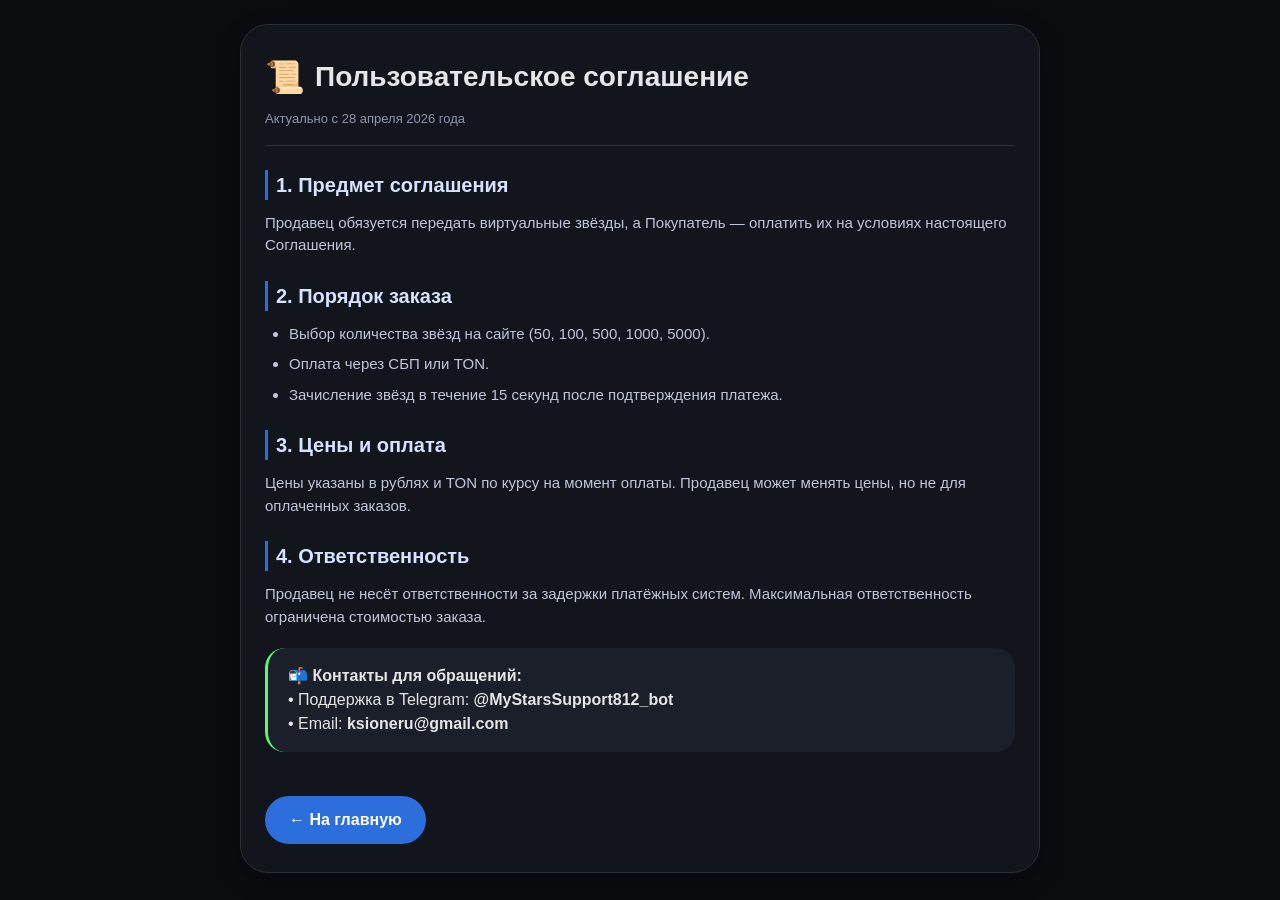
<file: terms.html>
<!DOCTYPE html>
<html lang="ru">
<head>
  <meta charset="UTF-8">
  <meta name="viewport" content="width=device-width, initial-scale=1.0, user-scalable=yes">
  <title>Правила — MyStars</title>
  <style>
    * {
      margin: 0;
      padding: 0;
      box-sizing: border-box;
    }
    body {
      background: #0A0C10;
      font-family: -apple-system, BlinkMacSystemFont, 'Segoe UI', Roboto, Helvetica, Arial, sans-serif;
      color: #E6E6E6;
      padding: 24px 16px;
      line-height: 1.5;
    }
    .container {
      max-width: 800px;
      margin: 0 auto;
      background: #12161C;
      border-radius: 28px;
      padding: 28px 24px;
      box-shadow: 0 8px 24px rgba(0,0,0,0.3);
      border: 1px solid #2A2F36;
    }
    h1 {
      font-size: 28px;
      margin-bottom: 8px;
      display: flex;
      align-items: center;
      gap: 10px;
    }
    h1 span { font-size: 32px; }
    .update-date {
      font-size: 13px;
      color: #8E94B0;
      margin-bottom: 24px;
      padding-bottom: 16px;
      border-bottom: 1px solid #2A2F36;
    }
    h2 {
      font-size: 20px;
      margin: 24px 0 12px 0;
      color: #D6E2FF;
      padding-left: 8px;
      border-left: 3px solid #2C6EDB;
    }
    p, li {
      font-size: 15px;
      color: #C0C6D9;
      margin-bottom: 12px;
    }
    ul {
      padding-left: 24px;
      margin: 12px 0;
    }
    li { margin-bottom: 8px; }
    .highlight {
      background: #1A1F2A;
      padding: 16px 20px;
      border-radius: 20px;
      margin: 20px 0;
      border-left: 3px solid #5ef57c;
    }
    .btn {
      display: inline-block;
      background: #2C6EDB;
      color: white;
      text-decoration: none;
      padding: 12px 24px;
      border-radius: 40px;
      font-weight: 600;
      margin-top: 24px;
      text-align: center;
      transition: 0.2s;
    }
    .btn:hover {
      background: #1E5BC4;
      transform: translateY(-1px);
    }
    hr {
      border: none;
      height: 1px;
      background: #2A2F36;
      margin: 20px 0;
    }
    @media (max-width: 600px) {
      .container { padding: 20px 16px; }
      h1 { font-size: 24px; }
    }
  </style>
</head>
<body>
<div class="container">
  <h1><span>📜</span> Пользовательское соглашение</h1>
  <div class="update-date">Актуально с 28 апреля 2026 года</div>

  <h2>1. Предмет соглашения</h2>
  <p>Продавец обязуется передать виртуальные звёзды, а Покупатель — оплатить их на условиях настоящего Соглашения.</p>

  <h2>2. Порядок заказа</h2>
  <ul>
    <li>Выбор количества звёзд на сайте (50, 100, 500, 1000, 5000).</li>
    <li>Оплата через СБП или TON.</li>
    <li>Зачисление звёзд в течение 15 секунд после подтверждения платежа.</li>
  </ul>

  <h2>3. Цены и оплата</h2>
  <p>Цены указаны в рублях и TON по курсу на момент оплаты. Продавец может менять цены, но не для оплаченных заказов.</p>

  <h2>4. Ответственность</h2>
  <p>Продавец не несёт ответственности за задержки платёжных систем. Максимальная ответственность ограничена стоимостью заказа.</p>

  <div class="highlight">
    <strong>📬 Контакты для обращений:</strong><br>
    • Поддержка в Telegram: <strong>@MyStarsSupport812_bot</strong><br>
    • Email: <strong>ksioneru@gmail.com</strong>
  </div>

  <a href="index.html" class="btn">← На главную</a>
</div>
</body>
</html>
</file>
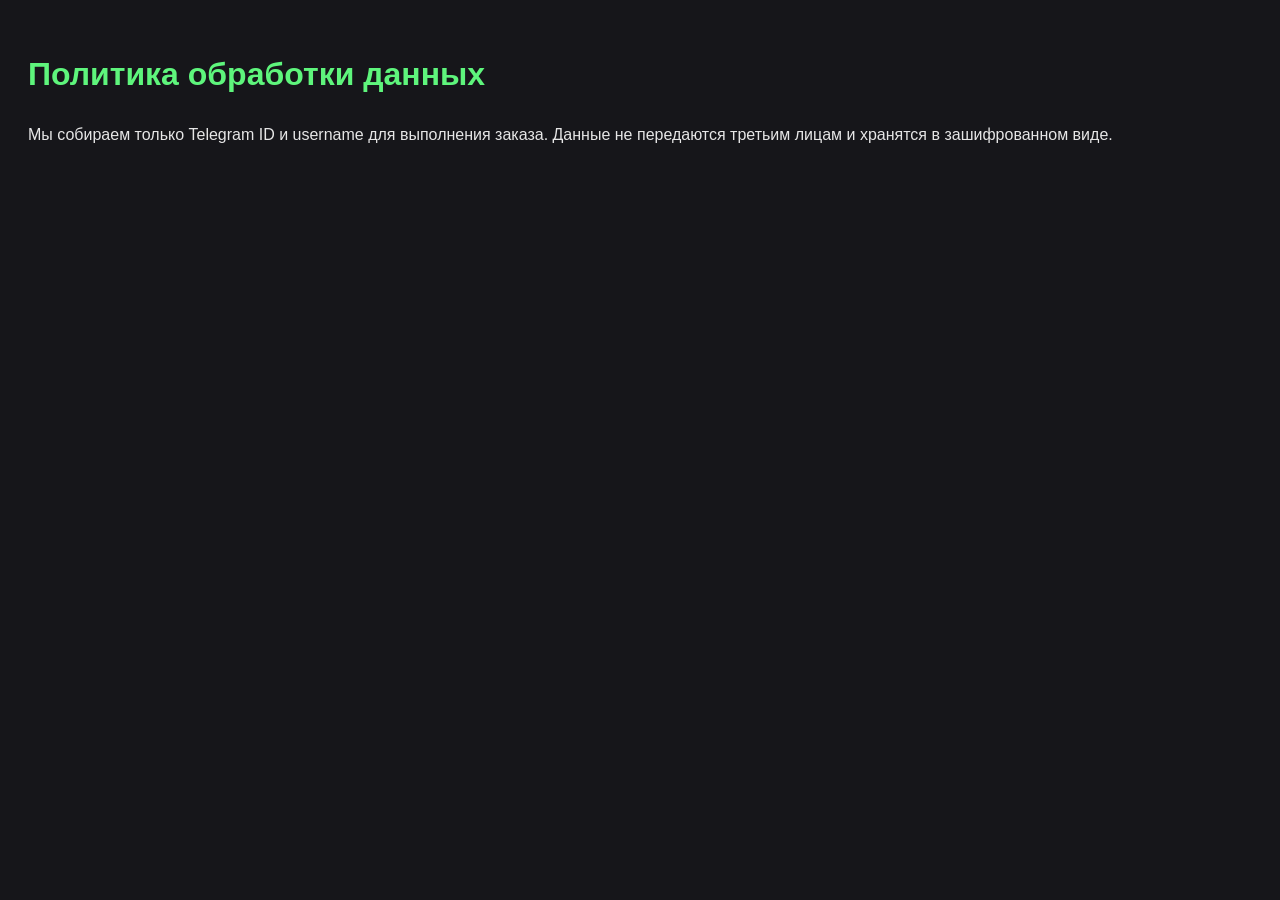
<file: Политика обработки данных.html>
<!DOCTYPE html>
<html lang="ru">
<head>
  <meta charset="UTF-8">
  <meta name="viewport" content="width=device-width, initial-scale=1.0">
  <title>Политика</title>
  <style>
    body { background: #16161a; color: #E6E6E6; font-family: Arial, sans-serif; padding: 20px; line-height: 1.6; }
    h1 { color: #5ef57c; }
  </style>
</head>
<body>
  <h1>Политика обработки данных</h1>
  <p>Мы собираем только Telegram ID и username для выполнения заказа. Данные не передаются третьим лицам и хранятся в зашифрованном виде.</p>
</body>
</html>
</file>
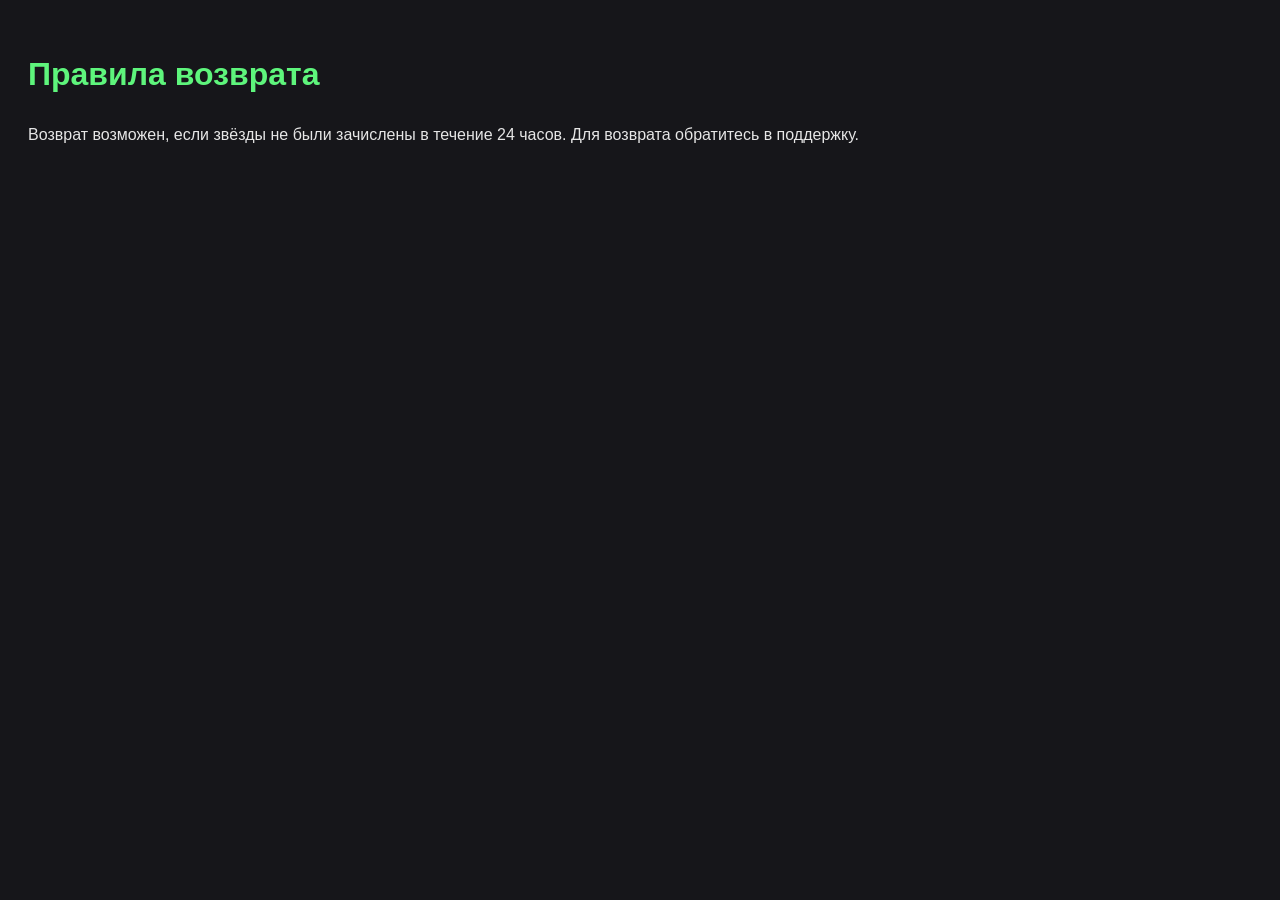
<file: правила возврата.html>
<!DOCTYPE html>
<html lang="ru">
<head>
  <meta charset="UTF-8">
  <meta name="viewport" content="width=device-width, initial-scale=1.0">
  <title>Возврат</title>
  <style>
    body { background: #16161a; color: #E6E6E6; font-family: Arial, sans-serif; padding: 20px; line-height: 1.6; }
    h1 { color: #5ef57c; }
  </style>
</head>
<body>
  <h1>Правила возврата</h1>
  <p>Возврат возможен, если звёзды не были зачислены в течение 24 часов. Для возврата обратитесь в поддержку.</p>
</body>
</html>
</file>
<file: styles.css>
:root {
    --bg-primary: #0F0F11;
    --bg-secondary: #1C1C1F;
    --bg-tertiary: #252528;
    --bg-quaternary: #353538;
    --bg-quaternary-hover: #4B4B50;
    --bg-quaternary-active: #52525B;
    
    --text-primary: #FFFFFF;
    --text-secondary: #D1D5DB;
    --text-tertiary: #9CA3AF;
    --text-quaternary: #6B7280;
    --text-placeholder: #4B5563;
    
    --border-primary: rgba(75, 85, 99, 0.38);
    --border-hover: rgba(107, 114, 128, 0.48);
    
    --gradient-purple: linear-gradient(135deg, #A855F7 0%, #C084FC 50%, #E879F9 100%);
    --gradient-button: linear-gradient(135deg, #9333EA 0%, #C026D3 50%, #D946EF 100%);
    --gradient-button-hover: linear-gradient(135deg, #A855F7 0%, #D946EF 50%, #E879F9 100%);
    
    --shadow-button: 0 4px 24px rgba(147, 51, 234, 0.32);
    
    --radius-card: 18px;
    --radius-button: 18px;
    --radius-quantity: 14px;
    --radius-quantity-btn: 10px;
    
    --font-family: -apple-system, BlinkMacSystemFont, 'Segoe UI', Roboto, 'Helvetica Neue', Arial, sans-serif;
    --font-size-header: 22px;
    --font-size-title: 26px;
    --font-size-subtitle: 14px;
    --font-size-label: 11px;
    --font-size-input: 16px;
    --font-size-summary-price: 24px;
    
    --spacing-page: 20px;
    --spacing-section: 20px;
    --spacing-card-padding: 16px;
    
    /* iOS Safe Area */
    --safe-top: env(safe-area-inset-top, 0px);
    --safe-bottom: env(safe-area-inset-bottom, 0px);
    --safe-left: env(safe-area-inset-left, 0px);
    --safe-right: env(safe-area-inset-right, 0px);
}

* {
    margin: 0;
    padding: 0;
    box-sizing: border-box;
    -webkit-tap-highlight-color: transparent;
    user-select: none;
    -webkit-user-select: none;
}

input {
    user-select: text;
    -webkit-user-select: text;
    -webkit-appearance: none;
    appearance: none;
}

body {
    font-family: var(--font-family);
    background: linear-gradient(180deg, #0F0F11 0%, #131318 60%, #15151C 100%);
    background-attachment: fixed;
    color: var(--text-primary);
    display: flex;
    align-items: center;
    justify-content: center;
    min-height: 100vh;
    min-height: -webkit-fill-available;
    padding: var(--spacing-page);
    padding-top: calc(var(--spacing-page) + var(--safe-top));
    padding-bottom: calc(var(--spacing-page) + var(--safe-bottom));
    -webkit-font-smoothing: antialiased;
    -moz-osx-font-smoothing: grayscale;
    overflow-x: hidden;
}

.app {
    width: 100%;
    max-width: 392px;
    display: flex;
    flex-direction: column;
    gap: var(--spacing-section);
    padding-bottom: var(--safe-bottom);
}

/* STAR SECTION */
.star-section {
    display: flex;
    justify-content: center;
    align-items: center;
    padding: 8px 0 6px;
}
.star-container {
    position: relative;
    width: 100px;
    height: 100px;
    display: flex;
    align-items: center;
    justify-content: center;
}
.star-glow {
    position: absolute;
    border-radius: 50%;
    pointer-events: none;
}
.star-glow--outer {
    width: 80px;
    height: 80px;
    background: radial-gradient(circle at 30% 30%, rgba(255, 94, 158, 0.25), rgba(61, 126, 255, 0.25));
    filter: blur(20px);
    animation: gentleNeon 4s ease-in-out infinite;
    -webkit-animation: gentleNeon 4s ease-in-out infinite;
}
.star-glow--inner {
    width: 56px;
    height: 56px;
    background: radial-gradient(circle at 60% 70%, rgba(61, 126, 255, 0.22), rgba(255, 94, 158, 0.22));
    filter: blur(14px);
}
@keyframes gentleNeon {
    0% { opacity: 0.4; transform: scale(1); }
    50% { opacity: 0.65; transform: scale(1.03); }
    100% { opacity: 0.4; transform: scale(1); }
}
@-webkit-keyframes gentleNeon {
    0% { opacity: 0.4; -webkit-transform: scale(1); }
    50% { opacity: 0.65; -webkit-transform: scale(1.03); }
    100% { opacity: 0.4; -webkit-transform: scale(1); }
}

.spark {
    position: absolute;
    border-radius: 50%;
    pointer-events: none;
}
.spark--1, .spark--3, .spark--5 {
    background: radial-gradient(circle, #ff5e9e, #ff1e6e);
    box-shadow: 0 0 1px #ff5e9e;
}
.spark--2, .spark--4 {
    background: radial-gradient(circle, #3d7eff, #1a4fcc);
    box-shadow: 0 0 1px #3d7eff;
}
.spark--1 { width: 3px; height: 3px; top: 10px; left: 20px; animation: sparkFloat1 4s ease-in-out infinite; -webkit-animation: sparkFloat1 4s ease-in-out infinite; }
.spark--2 { width: 2.5px; height: 2.5px; top: 14px; right: 16px; animation: sparkFloat2 3.5s ease-in-out infinite; -webkit-animation: sparkFloat2 3.5s ease-in-out infinite; }
.spark--3 { width: 3px; height: 3px; bottom: 14px; left: 12px; animation: sparkFloat2 4.2s ease-in-out infinite; -webkit-animation: sparkFloat2 4.2s ease-in-out infinite; }
.spark--4 { width: 2px; height: 2px; bottom: 16px; right: 14px; animation: sparkFloat1 3.3s ease-in-out infinite; -webkit-animation: sparkFloat1 3.3s ease-in-out infinite; }
.spark--5 { width: 2px; height: 2px; top: 22px; right: 24px; animation: sparkFloat1 4.5s ease-in-out infinite; -webkit-animation: sparkFloat1 4.5s ease-in-out infinite; }

.star-icon {
    width: 72px;
    height: 72px;
    position: relative;
    z-index: 10;
}

/* TEXT SECTION */
.text-section {
    text-align: center;
    padding: 0 8px;
}
.text-section__title {
    font-size: var(--font-size-title);
    font-weight: 800;
    background: var(--gradient-purple);
    -webkit-background-clip: text;
    background-clip: text;
    color: transparent;
    -webkit-text-fill-color: transparent;
}
.text-section__subtitle {
    color: var(--text-tertiary);
    font-size: var(--font-size-subtitle);
    margin-top: 8px;
}

/* FORM CARDS */
.form-section {
    display: flex;
    flex-direction: column;
    gap: 14px;
}
.card {
    background: var(--bg-secondary);
    border-radius: var(--radius-card);
    padding: var(--spacing-card-padding);
    border: 1px solid var(--border-primary);
    transition: border-color 0.2s;
}
.card__label {
    display: flex;
    align-items: center;
    gap: 8px;
    color: var(--text-tertiary);
    margin-bottom: 10px;
}
.card__label-text {
    font-size: var(--font-size-label);
    font-weight: 600;
    text-transform: uppercase;
    letter-spacing: 0.5px;
}
.card__input {
    width: 100%;
    background: transparent;
    border: none;
    outline: none;
    color: var(--text-primary);
    font-size: var(--font-size-input);
    font-weight: 500;
    padding: 2px 0 4px;
    caret-color: #9333EA;
}
.card__input::placeholder {
    color: var(--text-placeholder);
}
.card__hint {
    color: var(--text-quaternary);
    font-size: 11px;
    margin-top: 8px;
    display: flex;
    align-items: center;
    gap: 5px;
}

/* USERNAME WRAPPER */
.username-wrapper {
    display: flex;
    align-items: center;
    gap: 2px;
}
.username-at {
    color: #6B7280;
    font-size: var(--font-size-input);
    font-weight: 500;
    user-select: none;
    -webkit-user-select: none;
}
.username-input {
    flex: 1;
}

/* QUANTITY SELECTOR */
.quantity {
    display: flex;
    align-items: center;
    justify-content: space-between;
    background: var(--bg-tertiary);
    border-radius: var(--radius-quantity);
    padding: 6px;
    gap: 8px;
}
.quantity__btn {
    width: 44px;
    height: 44px;
    min-width: 44px;
    min-height: 44px;
    background: var(--bg-quaternary);
    border: none;
    border-radius: var(--radius-quantity-btn);
    color: var(--text-primary);
    font-size: 24px;
    font-weight: 600;
    cursor: pointer;
    transition: 0.1s;
    display: flex;
    align-items: center;
    justify-content: center;
    -webkit-tap-highlight-color: transparent;
}
.quantity__btn:active {
    background: var(--bg-quaternary-active);
    transform: scale(0.94);
    -webkit-transform: scale(0.94);
}
.quantity__btn--disabled {
    opacity: 0.35;
    pointer-events: none;
}
.quantity__value {
    background: transparent;
    border: none;
    text-align: center;
    font-size: 20px;
    font-weight: 700;
    color: white;
    width: 80px;
    outline: none;
    caret-color: #9333EA;
}
.quantity__value:focus {
    outline: none;
}

/* SUMMARY */
.summary {
    display: flex;
    justify-content: space-between;
    align-items: center;
    background: var(--bg-secondary);
    border-radius: var(--radius-card);
    padding: var(--spacing-card-padding);
    border: 1px solid var(--border-primary);
}
.summary__label {
    color: var(--text-secondary);
    font-size: 13px;
}
.summary__rate {
    color: var(--text-quaternary);
    font-size: 11px;
}
.summary__price {
    font-size: var(--font-size-summary-price);
    font-weight: 800;
}

/* CTA BUTTON */
.button {
    width: 100%;
    background: var(--gradient-button);
    color: white;
    font-size: 16px;
    font-weight: 700;
    padding: 15px 20px;
    border-radius: var(--radius-button);
    border: none;
    cursor: pointer;
    display: flex;
    align-items: center;
    justify-content: center;
    gap: 10px;
    box-shadow: var(--shadow-button);
    transition: 0.2s;
    -webkit-tap-highlight-color: transparent;
    -webkit-appearance: none;
    appearance: none;
}
.button:active {
    transform: scale(0.975);
    -webkit-transform: scale(0.975);
}

/* FOOTER LINKS */
.footer-links {
    display: flex;
    justify-content: space-between;
    gap: 16px;
    margin: 20px 0 12px;
    width: 100%;
}
.footer-link {
    color: #8e8e93;
    font-size: 13px;
    text-decoration: none;
    font-weight: 500;
    text-align: center;
    flex: 1;
    white-space: nowrap;
    padding: 8px 0;
    -webkit-tap-highlight-color: transparent;
}
.footer-link:active {
    color: #3d7eff;
}

.footer {
    display: flex;
    align-items: center;
    justify-content: center;
    gap: 7px;
    color: var(--text-quaternary);
    font-size: 13px;
    padding-bottom: var(--safe-bottom);
}

/* MODAL */
.modal-overlay {
    position: fixed;
    top: 0;
    left: 0;
    right: 0;
    bottom: 0;
    background: rgba(8, 8, 12, 0.92);
    backdrop-filter: blur(8px);
    -webkit-backdrop-filter: blur(8px);
    display: flex;
    align-items: center;
    justify-content: center;
    z-index: 1000;
    padding: 20px;
}
.modal-card {
    background: var(--bg-secondary);
    border-radius: 32px;
    padding: 28px 22px;
    max-width: 300px;
    width: 100%;
    text-align: center;
    border: 1px solid rgba(147, 51, 234, 0.4);
    box-shadow: 0 20px 35px rgba(0,0,0,0.5);
}
.modal-card h3 {
    font-size: 24px;
    margin-bottom: 12px;
    background: var(--gradient-purple);
    -webkit-background-clip: text;
    background-clip: text;
    color: transparent;
    -webkit-text-fill-color: transparent;
}
.modal-card p {
    color: var(--text-tertiary);
    margin-bottom: 24px;
    font-size: 14px;
}
.modal-buttons {
    display: flex;
    gap: 12px;
}
.modal-btn {
    flex: 1;
    padding: 14px 12px;
    border-radius: 60px;
    font-weight: 600;
    font-size: 16px;
    border: none;
    cursor: pointer;
    -webkit-appearance: none;
    appearance: none;
    -webkit-tap-highlight-color: transparent;
}
.modal-btn.confirm {
    background: linear-gradient(135deg, #9333EA, #C026D3);
    color: white;
}
.modal-btn.cancel {
    background: #2a2a2e;
    color: white;
}
.modal-btn:active {
    opacity: 0.8;
}
.loader-icon {
    display: inline-block;
    width: 18px;
    height: 18px;
    border: 2px solid #fff;
    border-top-color: transparent;
    border-radius: 50%;
    animation: spin 0.8s linear infinite;
    -webkit-animation: spin 0.8s linear infinite;
    margin-right: 8px;
}
@keyframes spin { to { transform: rotate(360deg); } }
@-webkit-keyframes spin { to { -webkit-transform: rotate(360deg); } }

@keyframes sparkFloat1 {
    0%,100% { opacity: 0; transform: translate(0,0) scale(0); }
    18% { opacity: 0.9; transform: translate(5px,-10px) scale(1.3); }
    36% { opacity: 0; transform: translate(12px,-22px) scale(0.2); }
}
@-webkit-keyframes sparkFloat1 {
    0%,100% { opacity: 0; -webkit-transform: translate(0,0) scale(0); }
    18% { opacity: 0.9; -webkit-transform: translate(5px,-10px) scale(1.3); }
    36% { opacity: 0; -webkit-transform: translate(12px,-22px) scale(0.2); }
}
@keyframes sparkFloat2 {
    0%,100% { opacity: 0; transform: translate(0,0) scale(0); }
    22% { opacity: 0.85; transform: translate(-6px,-12px) scale(1.2); }
    44% { opacity: 0; transform: translate(-14px,-26px) scale(0.2); }
}
@-webkit-keyframes sparkFloat2 {
    0%,100% { opacity: 0; -webkit-transform: translate(0,0) scale(0); }
    22% { opacity: 0.85; -webkit-transform: translate(-6px,-12px) scale(1.2); }
    44% { opacity: 0; -webkit-transform: translate(-14px,-26px) scale(0.2); }
}
@keyframes shake {
    0%,100%{ transform: translateX(0); }
    12%{ transform: translateX(-5px); }
    25%{ transform: translateX(5px); }
    37%{ transform: translateX(-5px); }
    50%{ transform: translateX(5px); }
    62%{ transform: translateX(-3px); }
    75%{ transform: translateX(3px); }
    87%{ transform: translateX(-1px); }
}
@-webkit-keyframes shake {
    0%,100%{ -webkit-transform: translateX(0); }
    12%{ -webkit-transform: translateX(-5px); }
    25%{ -webkit-transform: translateX(5px); }
    37%{ -webkit-transform: translateX(-5px); }
    50%{ -webkit-transform: translateX(5px); }
    62%{ -webkit-transform: translateX(-3px); }
    75%{ -webkit-transform: translateX(3px); }
    87%{ -webkit-transform: translateX(-1px); }
}
.shake { animation: shake 0.6s cubic-bezier(0.36, 0.07, 0.19, 0.97) both; -webkit-animation: shake 0.6s cubic-bezier(0.36, 0.07, 0.19, 0.97) both; }

/* Скрытый блок превью (оставлен для совместимости) */
.username-preview {
    display: none;
}

/* BOTTOM NAV — современный стиль */
.bottom-nav {
    position: fixed;
    bottom: 16px;
    left: 50%;
    transform: translateX(-50%);
    background: rgba(28, 28, 31, 0.85);
    backdrop-filter: blur(20px);
    -webkit-backdrop-filter: blur(20px);
    border: 1px solid rgba(147, 51, 234, 0.25);
    border-radius: 20px;
    display: flex;
    justify-content: center;
    gap: 4px;
    align-items: center;
    padding: 6px;
    z-index: 100;
    box-shadow: 0 8px 32px rgba(0, 0, 0, 0.5), 0 0 0 1px rgba(147, 51, 234, 0.1);
}
.bottom-nav__btn {
    display: flex;
    flex-direction: column;
    align-items: center;
    gap: 4px;
    background: transparent;
    border: none;
    color: var(--text-quaternary);
    font-size: 10px;
    font-weight: 500;
    cursor: pointer;
    padding: 10px 22px;
    border-radius: 16px;
    transition: 0.2s ease;
    position: relative;
}
.bottom-nav__btn--active {
    color: #A855F7;
    background: rgba(147, 51, 234, 0.12);
}
.bottom-nav__btn--active::before {
    content: '';
    position: absolute;
    top: -2px;
    width: 24px;
    height: 2px;
    background: #A855F7;
    border-radius: 2px;
}
.bottom-nav__btn svg {
    width: 22px;
    height: 22px;
}

/* SCREENS */
.screen {
    display: none;
}
.screen.active {
    display: flex;
    flex-direction: column;
    gap: var(--spacing-section);
}

/* PROGRESS BAR */
.progress-bar {
    background: var(--bg-tertiary);
    border-radius: 100px;
    height: 24px;
    overflow: hidden;
    margin-top: 8px;
}
.progress-fill {
    height: 100%;
    background: var(--gradient-button);
    border-radius: 100px;
    transition: width 0.5s;
    display: flex;
    align-items: center;
    justify-content: center;
    font-size: 12px;
    font-weight: 700;
    min-width: 40px;
}

/* WINNERS */
.winners-list {
    display: flex;
    flex-direction: column;
    gap: 8px;
}
.winner-item {
    display: flex;
    align-items: center;
    gap: 10px;
    background: var(--bg-tertiary);
    border-radius: 12px;
    padding: 10px;
}
.winner-item .medal { font-size: 24px; }
.winner-item .name { font-weight: 600; color: var(--text-primary); }
.winner-item .prize { color: #A855F7; font-weight: 700; }

/* Отступ снизу для контента */
.app {
    padding-bottom: 80px;
}
</file>
